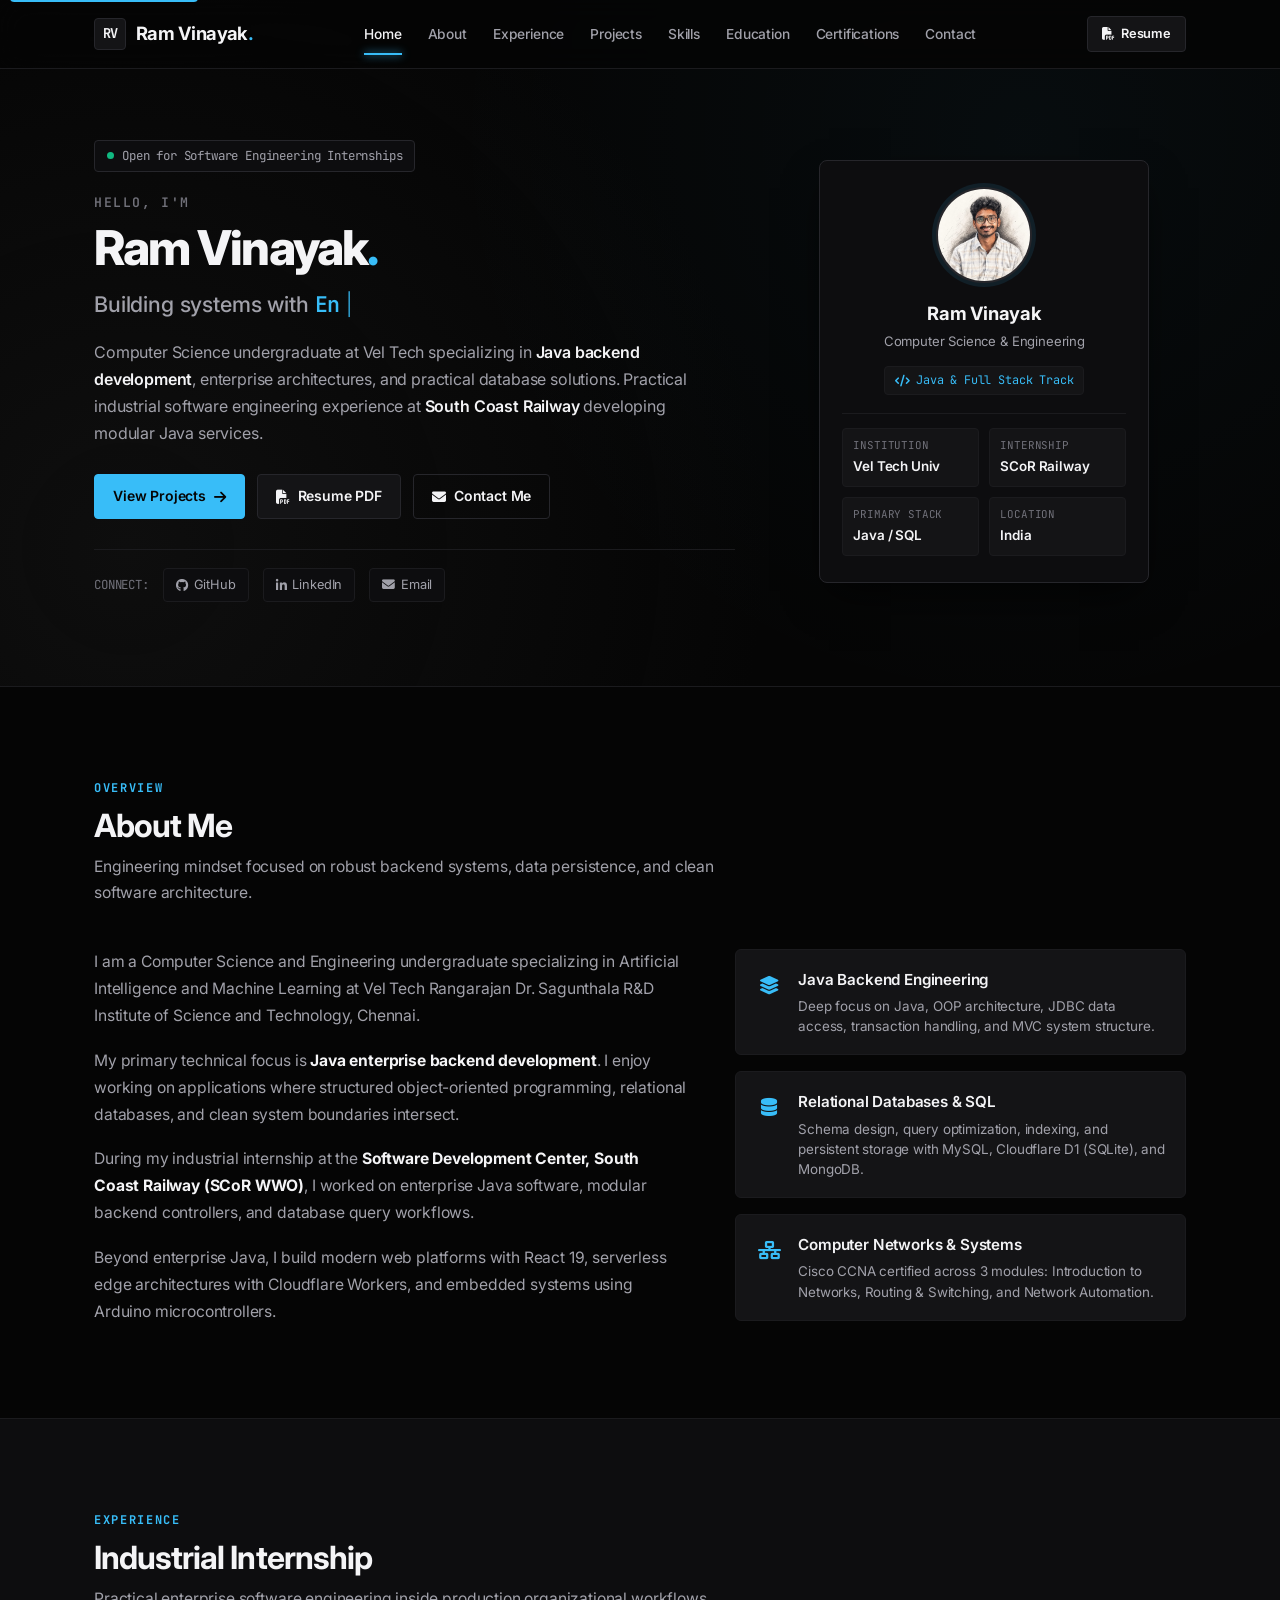
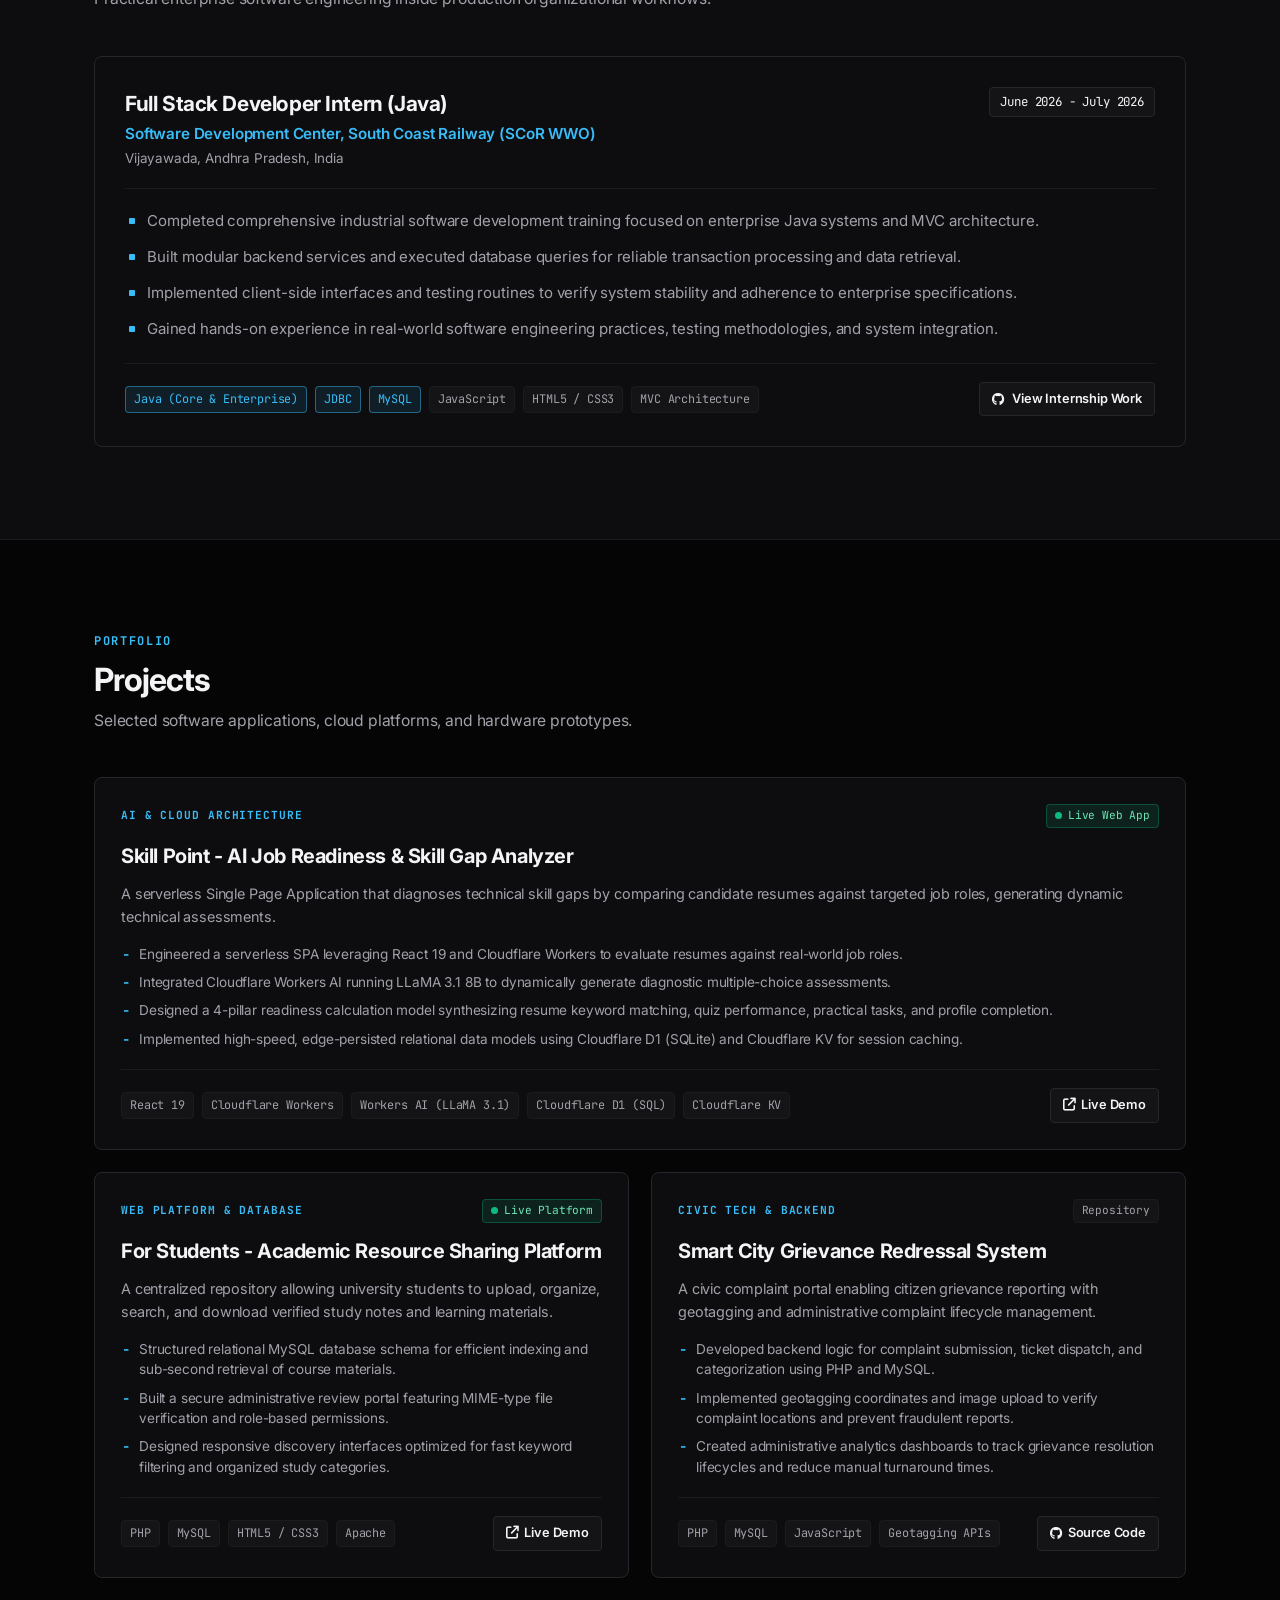
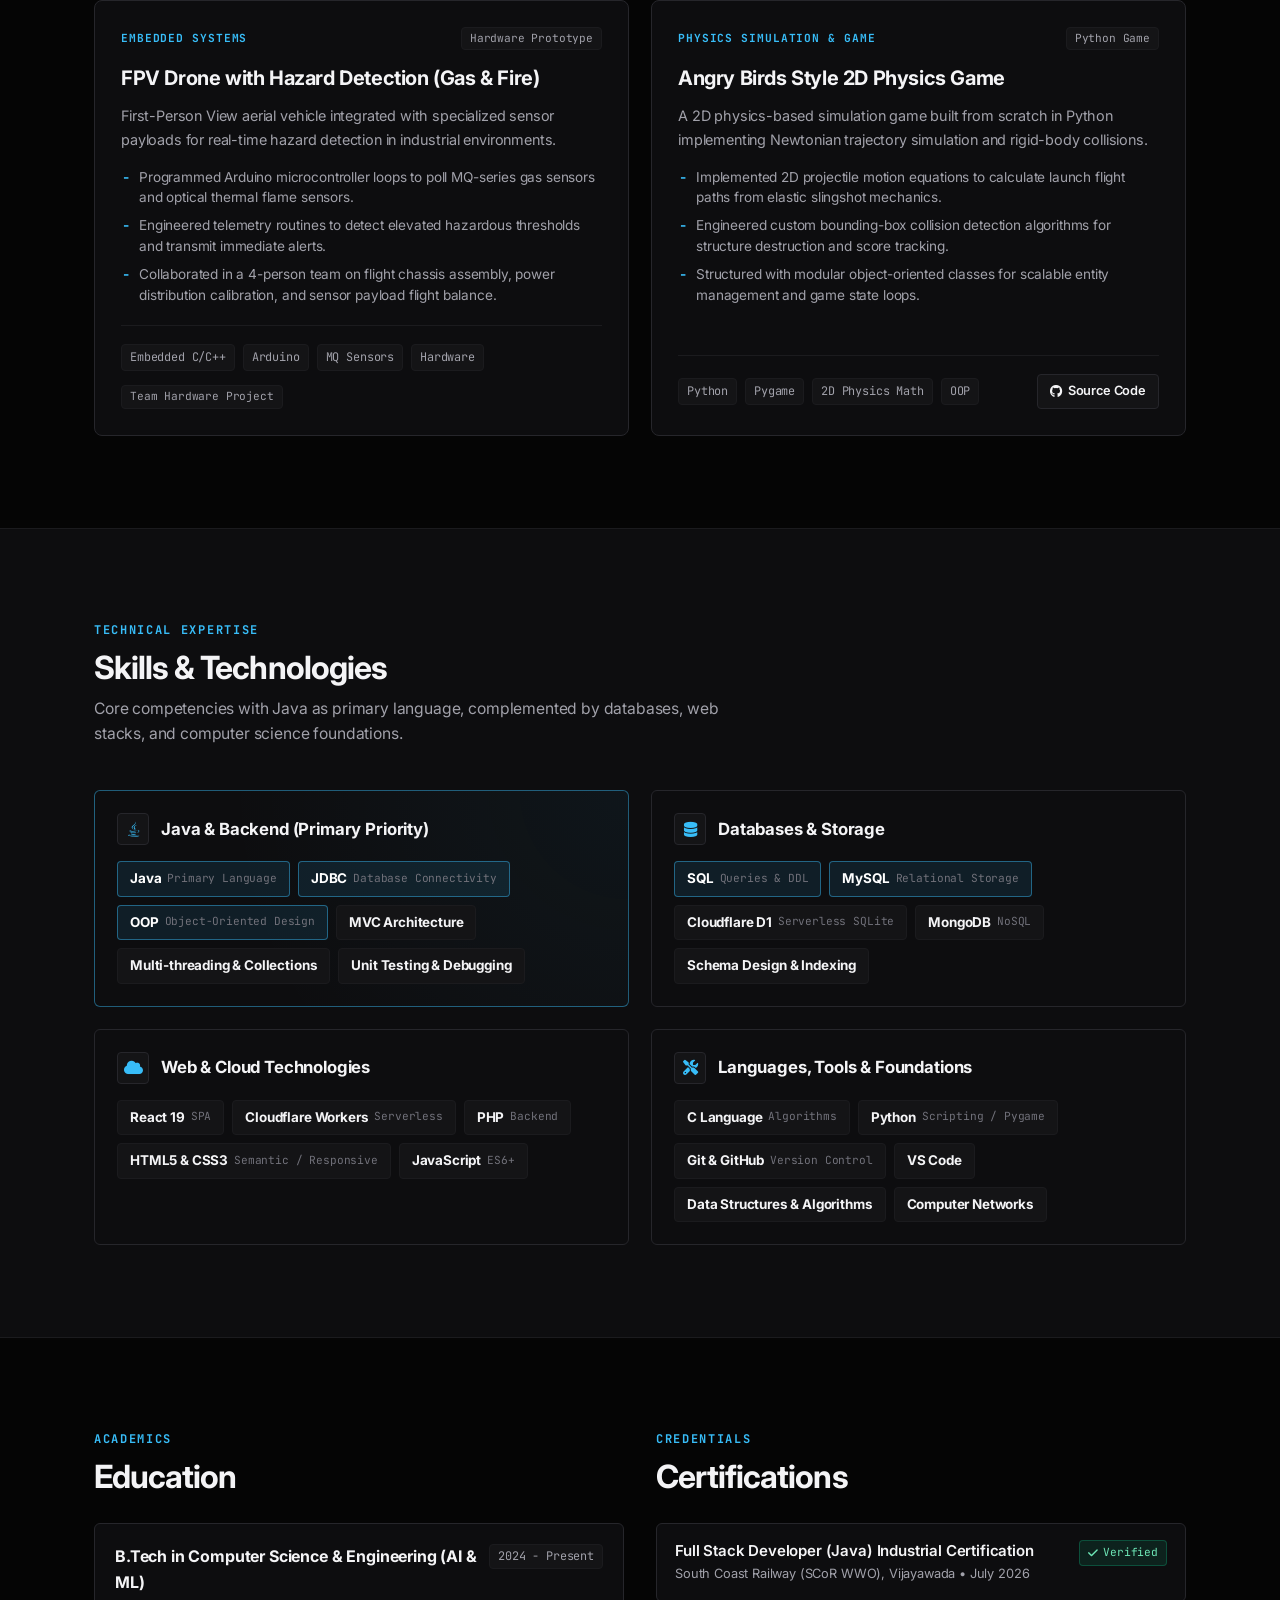
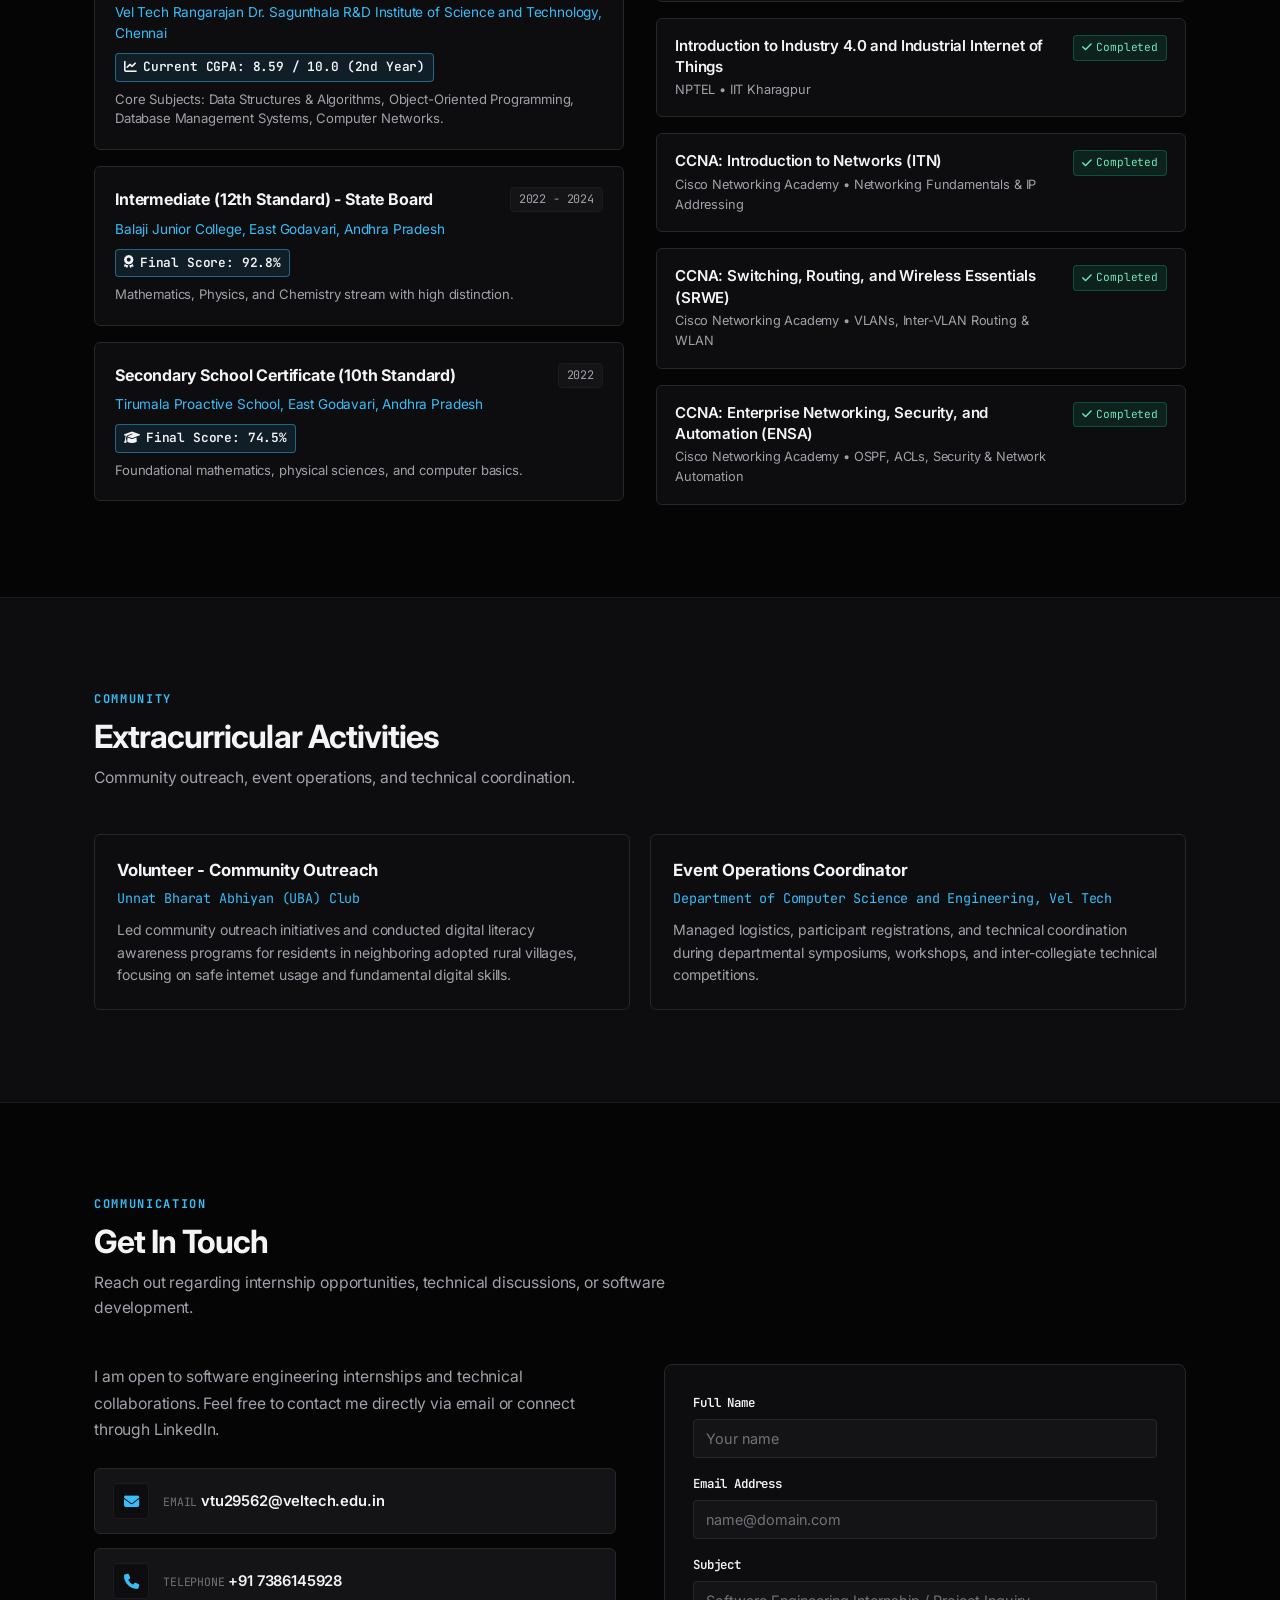
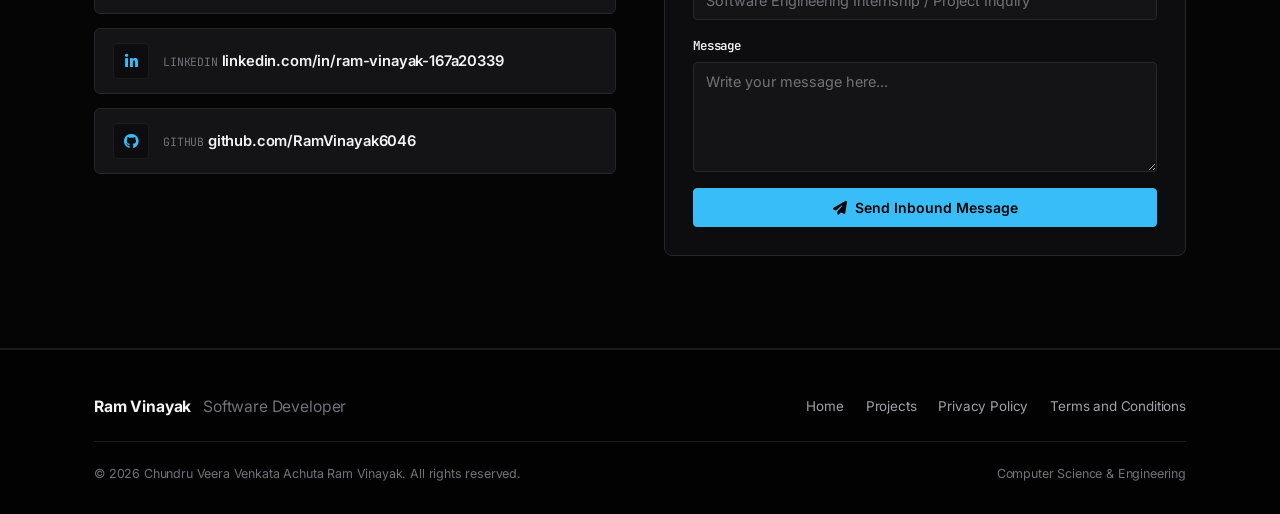
<file: index.html>
<!DOCTYPE html>
<html lang="en">
<head>
    <meta charset="UTF-8">
    <meta name="viewport" content="width=device-width, initial-scale=1.0">
    <title>Ram Vinayak - Java Developer &amp; CS Undergraduate</title>
    <meta name="description" content="Portfolio of Ram Vinayak (Chundru Veera Venkata Achuta Ram Vinayak). Computer Science undergraduate at Vel Tech specializing in Java backend development, databases, and full stack systems.">
    <meta name="author" content="Ram Vinayak">
    
    <!-- Favicon -->
    <link rel="icon" type="image/svg+xml" href="favicon.svg">
    
    <!-- Typography & Icons -->
    <link rel="preconnect" href="https://fonts.googleapis.com">
    <link rel="preconnect" href="https://fonts.gstatic.com" crossorigin>
    <link href="https://fonts.googleapis.com/css2?family=Inter:wght@400;500;600;700;800&family=JetBrains+Mono:wght@400;500;600&display=swap" rel="stylesheet">
    <link rel="stylesheet" href="https://cdnjs.cloudflare.com/ajax/libs/font-awesome/6.5.2/css/all.min.css">
    
    <!-- Stylesheet -->
    <link rel="stylesheet" href="style.css">
</head>
<body>
    <a href="#main-content" class="skip-link">Skip to main content</a>
    
    <!-- Scroll Reading Progress Bar -->
    <div class="progress-bar" id="progressBar" aria-hidden="true"></div>

    <!-- ================= NAVBAR ================= -->
    <header class="site-header" id="header">
        <div class="container nav-container">
            <a href="#home" class="brand-link" aria-label="Ram Vinayak Home">
                <span class="brand-badge">RV</span>
                <span>Ram Vinayak<span class="brand-dot">.</span></span>
            </a>

            <nav class="nav-menu" id="navMenu" aria-label="Main Navigation">
                <a href="#home" class="nav-link active">Home</a>
                <a href="#about" class="nav-link">About</a>
                <a href="#experience" class="nav-link">Experience</a>
                <a href="#projects" class="nav-link">Projects</a>
                <a href="#skills" class="nav-link">Skills</a>
                <a href="#education" class="nav-link">Education</a>
                <a href="#certifications" class="nav-link">Certifications</a>
                <a href="#contact" class="nav-link">Contact</a>
            </nav>

            <div style="display: flex; align-items: center; gap: 12px;">
                <a href="Ram_Vinayak_Resume.pdf" target="_blank" rel="noopener noreferrer" class="nav-cta">
                    <i class="fa-solid fa-file-pdf" aria-hidden="true"></i>
                    <span>Resume</span>
                </a>
                <button class="mobile-toggle" id="mobileToggle" aria-label="Toggle navigation menu" aria-expanded="false">
                    <i class="fa-solid fa-bars" aria-hidden="true"></i>
                </button>
            </div>
        </div>
    </header>

    <main id="main-content">
        <!-- ================= HERO ================= -->
        <section class="hero-section" id="home">
            <div class="container hero-grid">
                <div class="hero-content">
                    <div class="hero-status-pill">
                        <span class="status-dot" aria-hidden="true"></span>
                        <span>Open for Software Engineering Internships</span>
                    </div>

                    <p class="hero-eyebrow">HELLO, I'M</p>

                    <h1 class="hero-name">Ram Vinayak<span style="color: var(--accent);">.</span></h1>
                    
                    <div class="hero-typing-wrap">
                        <span>Building systems with</span>
                        <span class="typing-text" id="typing">Java</span>
                        <span class="typing-cursor" aria-hidden="true">|</span>
                    </div>

                    <p class="hero-description">
                        Computer Science undergraduate at Vel Tech specializing in <strong>Java backend development</strong>, enterprise architectures, and practical database solutions. Practical industrial software engineering experience at <strong>South Coast Railway</strong> developing modular Java services.
                    </p>

                    <div class="hero-actions">
                        <a href="#projects" class="btn btn-primary">
                            <span>View Projects</span>
                            <i class="fa-solid fa-arrow-right" aria-hidden="true"></i>
                        </a>
                        <a href="Ram_Vinayak_Resume.pdf" target="_blank" rel="noopener noreferrer" class="btn btn-secondary">
                            <i class="fa-solid fa-file-pdf" aria-hidden="true"></i>
                            <span>Resume PDF</span>
                        </a>
                        <a href="#contact" class="btn btn-outline">
                            <i class="fa-solid fa-envelope" aria-hidden="true"></i>
                            <span>Contact Me</span>
                        </a>
                    </div>

                    <div class="hero-profiles">
                        <span class="hero-profiles-label">CONNECT:</span>
                        <a href="https://github.com/RamVinayak6046" target="_blank" rel="noopener noreferrer" class="hero-social-btn">
                            <i class="fa-brands fa-github" aria-hidden="true"></i>
                            <span>GitHub</span>
                        </a>
                        <a href="https://www.linkedin.com/in/ram-vinayak-167a20339/" target="_blank" rel="noopener noreferrer" class="hero-social-btn">
                            <i class="fa-brands fa-linkedin-in" aria-hidden="true"></i>
                            <span>LinkedIn</span>
                        </a>
                        <a href="mailto:vtu29562@veltech.edu.in" class="hero-social-btn">
                            <i class="fa-solid fa-envelope" aria-hidden="true"></i>
                            <span>Email</span>
                        </a>
                    </div>
                </div>

                <!-- Compact, Refined Hero Profile Card -->
                <div class="hero-card-wrap">
                    <aside class="hero-card" aria-label="Profile Card">
                        <div class="profile-image-frame">
                            <img src="profile.jpg" alt="Ram Vinayak">
                        </div>
                        <h2 class="profile-name">Ram Vinayak</h2>
                        <p class="profile-tagline">Computer Science &amp; Engineering</p>
                        <div class="profile-badge-role">
                            <i class="fa-solid fa-code" aria-hidden="true"></i>
                            <span>Java &amp; Full Stack Track</span>
                        </div>
                        
                        <div class="profile-stats-grid">
                            <div class="profile-stat-box">
                                <span class="profile-stat-label">Institution</span>
                                <span class="profile-stat-val">Vel Tech Univ</span>
                            </div>
                            <div class="profile-stat-box">
                                <span class="profile-stat-label">Internship</span>
                                <span class="profile-stat-val">SCoR Railway</span>
                            </div>
                            <div class="profile-stat-box">
                                <span class="profile-stat-label">Primary Stack</span>
                                <span class="profile-stat-val">Java / SQL</span>
                            </div>
                            <div class="profile-stat-box">
                                <span class="profile-stat-label">Location</span>
                                <span class="profile-stat-val">India</span>
                            </div>
                        </div>
                    </aside>
                </div>
            </div>
        </section>

        <!-- ================= ABOUT ================= -->
        <section class="section" id="about">
            <div class="container reveal">
                <div class="section-heading">
                    <p class="section-label">OVERVIEW</p>
                    <h2 class="section-title">About Me</h2>
                    <p class="section-desc">Engineering mindset focused on robust backend systems, data persistence, and clean software architecture.</p>
                </div>

                <div class="about-grid">
                    <div class="about-text">
                        <p>
                            I am a Computer Science and Engineering undergraduate specializing in Artificial Intelligence and Machine Learning at Vel Tech Rangarajan Dr. Sagunthala R&amp;D Institute of Science and Technology, Chennai.
                        </p>
                        <p>
                            My primary technical focus is <strong>Java enterprise backend development</strong>. I enjoy working on applications where structured object-oriented programming, relational databases, and clean system boundaries intersect.
                        </p>
                        <p>
                            During my industrial internship at the <strong>Software Development Center, South Coast Railway (SCoR WWO)</strong>, I worked on enterprise Java software, modular backend controllers, and database query workflows.
                        </p>
                        <p>
                            Beyond enterprise Java, I build modern web platforms with React 19, serverless edge architectures with Cloudflare Workers, and embedded systems using Arduino microcontrollers.
                        </p>
                    </div>

                    <div class="about-cards-list">
                        <div class="about-feature-card">
                            <div class="about-feature-icon">
                                <i class="fa-solid fa-layer-group" aria-hidden="true"></i>
                            </div>
                            <div>
                                <h3 class="about-feature-title">Java Backend Engineering</h3>
                                <p class="about-feature-desc">Deep focus on Java, OOP architecture, JDBC data access, transaction handling, and MVC system structure.</p>
                            </div>
                        </div>

                        <div class="about-feature-card">
                            <div class="about-feature-icon">
                                <i class="fa-solid fa-database" aria-hidden="true"></i>
                            </div>
                            <div>
                                <h3 class="about-feature-title">Relational Databases &amp; SQL</h3>
                                <p class="about-feature-desc">Schema design, query optimization, indexing, and persistent storage with MySQL, Cloudflare D1 (SQLite), and MongoDB.</p>
                            </div>
                        </div>

                        <div class="about-feature-card">
                            <div class="about-feature-icon">
                                <i class="fa-solid fa-network-wired" aria-hidden="true"></i>
                            </div>
                            <div>
                                <h3 class="about-feature-title">Computer Networks &amp; Systems</h3>
                                <p class="about-feature-desc">Cisco CCNA certified across 3 modules: Introduction to Networks, Routing &amp; Switching, and Network Automation.</p>
                            </div>
                        </div>
                    </div>
                </div>
            </div>
        </section>

        <!-- ================= EXPERIENCE ================= -->
        <section class="section section-dark" id="experience">
            <div class="container reveal">
                <div class="section-heading">
                    <p class="section-label">EXPERIENCE</p>
                    <h2 class="section-title">Industrial Internship</h2>
                    <p class="section-desc">Practical enterprise software engineering inside production organizational workflows.</p>
                </div>

                <div class="experience-card">
                    <div class="experience-header">
                        <div>
                            <h3 class="experience-title">Full Stack Developer Intern (Java)</h3>
                            <p class="experience-org">Software Development Center, South Coast Railway (SCoR WWO)</p>
                            <p class="experience-loc">Vijayawada, Andhra Pradesh, India</p>
                        </div>
                        <div>
                            <span class="experience-date-tag">June 2026 - July 2026</span>
                        </div>
                    </div>

                    <ul class="experience-list">
                        <li>Completed comprehensive industrial software development training focused on enterprise Java systems and MVC architecture.</li>
                        <li>Built modular backend services and executed database queries for reliable transaction processing and data retrieval.</li>
                        <li>Implemented client-side interfaces and testing routines to verify system stability and adherence to enterprise specifications.</li>
                        <li>Gained hands-on experience in real-world software engineering practices, testing methodologies, and system integration.</li>
                    </ul>

                    <div class="experience-footer">
                        <div class="tech-tags-list">
                            <span class="tech-tag highlight">Java (Core &amp; Enterprise)</span>
                            <span class="tech-tag highlight">JDBC</span>
                            <span class="tech-tag highlight">MySQL</span>
                            <span class="tech-tag">JavaScript</span>
                            <span class="tech-tag">HTML5 / CSS3</span>
                            <span class="tech-tag">MVC Architecture</span>
                        </div>
                        <a href="https://github.com/RamVinayak6046/VEL-TECH-SUMMER-INTERNSHIP-" target="_blank" rel="noopener noreferrer" class="btn btn-secondary btn-sm">
                            <i class="fa-brands fa-github" aria-hidden="true"></i>
                            <span>View Internship Work</span>
                        </a>
                    </div>
                </div>
            </div>
        </section>

        <!-- ================= PROJECTS ================= -->
        <section class="section" id="projects">
            <div class="container reveal">
                <div class="section-heading">
                    <p class="section-label">PORTFOLIO</p>
                    <h2 class="section-title">Projects</h2>
                    <p class="section-desc">Selected software applications, cloud platforms, and hardware prototypes.</p>
                </div>

                <div class="projects-grid">
                    <!-- Project 1: Skill Point -->
                    <article class="project-card featured">
                        <div>
                            <div class="project-meta-row">
                                <span class="project-category-badge">AI &amp; CLOUD ARCHITECTURE</span>
                                <span class="project-tag-pill live">
                                    <span class="status-dot" aria-hidden="true"></span>
                                    <span>Live Web App</span>
                                </span>
                            </div>
                            <h3 class="project-title">Skill Point - AI Job Readiness &amp; Skill Gap Analyzer</h3>
                            <p class="project-description">
                                A serverless Single Page Application that diagnoses technical skill gaps by comparing candidate resumes against targeted job roles, generating dynamic technical assessments.
                            </p>
                            <ul class="project-bullets">
                                <li>Engineered a serverless SPA leveraging React 19 and Cloudflare Workers to evaluate resumes against real-world job roles.</li>
                                <li>Integrated Cloudflare Workers AI running LLaMA 3.1 8B to dynamically generate diagnostic multiple-choice assessments.</li>
                                <li>Designed a 4-pillar readiness calculation model synthesizing resume keyword matching, quiz performance, practical tasks, and profile completion.</li>
                                <li>Implemented high-speed, edge-persisted relational data models using Cloudflare D1 (SQLite) and Cloudflare KV for session caching.</li>
                            </ul>
                        </div>
                        <div class="project-footer">
                            <div class="tech-tags-list">
                                <span class="tech-tag">React 19</span>
                                <span class="tech-tag">Cloudflare Workers</span>
                                <span class="tech-tag">Workers AI (LLaMA 3.1)</span>
                                <span class="tech-tag">Cloudflare D1 (SQL)</span>
                                <span class="tech-tag">Cloudflare KV</span>
                            </div>
                            <a href="https://skill-point.pages.dev" target="_blank" rel="noopener noreferrer" class="project-link-btn">
                                <i class="fa-solid fa-arrow-up-right-from-square" aria-hidden="true"></i>
                                <span>Live Demo</span>
                            </a>
                        </div>
                    </article>

                    <!-- Project 2: For Students (Only place with ramvinayak.free.je) -->
                    <article class="project-card">
                        <div>
                            <div class="project-meta-row">
                                <span class="project-category-badge">WEB PLATFORM &amp; DATABASE</span>
                                <span class="project-tag-pill live">
                                    <span class="status-dot" aria-hidden="true"></span>
                                    <span>Live Platform</span>
                                </span>
                            </div>
                            <h3 class="project-title">For Students - Academic Resource Sharing Platform</h3>
                            <p class="project-description">
                                A centralized repository allowing university students to upload, organize, search, and download verified study notes and learning materials.
                            </p>
                            <ul class="project-bullets">
                                <li>Structured relational MySQL database schema for efficient indexing and sub-second retrieval of course materials.</li>
                                <li>Built a secure administrative review portal featuring MIME-type file verification and role-based permissions.</li>
                                <li>Designed responsive discovery interfaces optimized for fast keyword filtering and organized study categories.</li>
                            </ul>
                        </div>
                        <div class="project-footer">
                            <div class="tech-tags-list">
                                <span class="tech-tag">PHP</span>
                                <span class="tech-tag">MySQL</span>
                                <span class="tech-tag">HTML5 / CSS3</span>
                                <span class="tech-tag">Apache</span>
                            </div>
                            <a href="https://ramvinayak.free.je" target="_blank" rel="noopener noreferrer" class="project-link-btn">
                                <i class="fa-solid fa-arrow-up-right-from-square" aria-hidden="true"></i>
                                <span>Live Demo</span>
                            </a>
                        </div>
                    </article>

                    <!-- Project 3: Smart City Grievance Redressal -->
                    <article class="project-card">
                        <div>
                            <div class="project-meta-row">
                                <span class="project-category-badge">CIVIC TECH &amp; BACKEND</span>
                                <span class="project-tag-pill">
                                    <span>Repository</span>
                                </span>
                            </div>
                            <h3 class="project-title">Smart City Grievance Redressal System</h3>
                            <p class="project-description">
                                A civic complaint portal enabling citizen grievance reporting with geotagging and administrative complaint lifecycle management.
                            </p>
                            <ul class="project-bullets">
                                <li>Developed backend logic for complaint submission, ticket dispatch, and categorization using PHP and MySQL.</li>
                                <li>Implemented geotagging coordinates and image upload to verify complaint locations and prevent fraudulent reports.</li>
                                <li>Created administrative analytics dashboards to track grievance resolution lifecycles and reduce manual turnaround times.</li>
                            </ul>
                        </div>
                        <div class="project-footer">
                            <div class="tech-tags-list">
                                <span class="tech-tag">PHP</span>
                                <span class="tech-tag">MySQL</span>
                                <span class="tech-tag">JavaScript</span>
                                <span class="tech-tag">Geotagging APIs</span>
                            </div>
                            <a href="https://github.com/RamVinayak6046/smart-city-grievance-system" target="_blank" rel="noopener noreferrer" class="project-link-btn">
                                <i class="fa-brands fa-github" aria-hidden="true"></i>
                                <span>Source Code</span>
                            </a>
                        </div>
                    </article>

                    <!-- Project 4: FPV Drone -->
                    <article class="project-card">
                        <div>
                            <div class="project-meta-row">
                                <span class="project-category-badge">EMBEDDED SYSTEMS</span>
                                <span class="project-tag-pill">
                                    <span>Hardware Prototype</span>
                                </span>
                            </div>
                            <h3 class="project-title">FPV Drone with Hazard Detection (Gas &amp; Fire)</h3>
                            <p class="project-description">
                                First-Person View aerial vehicle integrated with specialized sensor payloads for real-time hazard detection in industrial environments.
                            </p>
                            <ul class="project-bullets">
                                <li>Programmed Arduino microcontroller loops to poll MQ-series gas sensors and optical thermal flame sensors.</li>
                                <li>Engineered telemetry routines to detect elevated hazardous thresholds and transmit immediate alerts.</li>
                                <li>Collaborated in a 4-person team on flight chassis assembly, power distribution calibration, and sensor payload flight balance.</li>
                            </ul>
                        </div>
                        <div class="project-footer">
                            <div class="tech-tags-list">
                                <span class="tech-tag">Embedded C/C++</span>
                                <span class="tech-tag">Arduino</span>
                                <span class="tech-tag">MQ Sensors</span>
                                <span class="tech-tag">Hardware</span>
                            </div>
                            <span class="project-tag-pill">Team Hardware Project</span>
                        </div>
                    </article>

                    <!-- Project 5: Angry Birds 2D Physics Game -->
                    <article class="project-card">
                        <div>
                            <div class="project-meta-row">
                                <span class="project-category-badge">PHYSICS SIMULATION &amp; GAME</span>
                                <span class="project-tag-pill">
                                    <span>Python Game</span>
                                </span>
                            </div>
                            <h3 class="project-title">Angry Birds Style 2D Physics Game</h3>
                            <p class="project-description">
                                A 2D physics-based simulation game built from scratch in Python implementing Newtonian trajectory simulation and rigid-body collisions.
                            </p>
                            <ul class="project-bullets">
                                <li>Implemented 2D projectile motion equations to calculate launch flight paths from elastic slingshot mechanics.</li>
                                <li>Engineered custom bounding-box collision detection algorithms for structure destruction and score tracking.</li>
                                <li>Structured with modular object-oriented classes for scalable entity management and game state loops.</li>
                            </ul>
                        </div>
                        <div class="project-footer">
                            <div class="tech-tags-list">
                                <span class="tech-tag">Python</span>
                                <span class="tech-tag">Pygame</span>
                                <span class="tech-tag">2D Physics Math</span>
                                <span class="tech-tag">OOP</span>
                            </div>
                            <a href="https://github.com/RamVinayak6046/Angry-Birds-Python-Game" target="_blank" rel="noopener noreferrer" class="project-link-btn">
                                <i class="fa-brands fa-github" aria-hidden="true"></i>
                                <span>Source Code</span>
                            </a>
                        </div>
                    </article>
                </div>
            </div>
        </section>

        <!-- ================= TECHNICAL SKILLS (Java #1 Priority) ================= -->
        <section class="section section-dark" id="skills">
            <div class="container reveal">
                <div class="section-heading">
                    <p class="section-label">TECHNICAL EXPERTISE</p>
                    <h2 class="section-title">Skills &amp; Technologies</h2>
                    <p class="section-desc">Core competencies with Java as primary language, complemented by databases, web stacks, and computer science foundations.</p>
                </div>

                <div class="skills-grid">
                    <!-- 1. Java & Backend Engineering (PRIMARY) -->
                    <div class="skill-card primary-focus">
                        <div class="skill-card-head">
                            <div class="skill-card-icon">
                                <i class="fa-brands fa-java" aria-hidden="true"></i>
                            </div>
                            <h3 class="skill-card-title">Java &amp; Backend (Primary Priority)</h3>
                        </div>
                        <div class="skill-chips-wrap">
                            <div class="skill-chip primary"><strong>Java</strong> <span class="note">Primary Language</span></div>
                            <div class="skill-chip primary"><strong>JDBC</strong> <span class="note">Database Connectivity</span></div>
                            <div class="skill-chip primary"><strong>OOP</strong> <span class="note">Object-Oriented Design</span></div>
                            <div class="skill-chip"><strong>MVC Architecture</strong></div>
                            <div class="skill-chip"><strong>Multi-threading &amp; Collections</strong></div>
                            <div class="skill-chip"><strong>Unit Testing &amp; Debugging</strong></div>
                        </div>
                    </div>

                    <!-- 2. Database Systems -->
                    <div class="skill-card">
                        <div class="skill-card-head">
                            <div class="skill-card-icon">
                                <i class="fa-solid fa-database" aria-hidden="true"></i>
                            </div>
                            <h3 class="skill-card-title">Databases &amp; Storage</h3>
                        </div>
                        <div class="skill-chips-wrap">
                            <div class="skill-chip primary"><strong>SQL</strong> <span class="note">Queries &amp; DDL</span></div>
                            <div class="skill-chip primary"><strong>MySQL</strong> <span class="note">Relational Storage</span></div>
                            <div class="skill-chip"><strong>Cloudflare D1</strong> <span class="note">Serverless SQLite</span></div>
                            <div class="skill-chip"><strong>MongoDB</strong> <span class="note">NoSQL</span></div>
                            <div class="skill-chip"><strong>Schema Design &amp; Indexing</strong></div>
                        </div>
                    </div>

                    <!-- 3. Web & Cloud Technologies -->
                    <div class="skill-card">
                        <div class="skill-card-head">
                            <div class="skill-card-icon">
                                <i class="fa-solid fa-cloud" aria-hidden="true"></i>
                            </div>
                            <h3 class="skill-card-title">Web &amp; Cloud Technologies</h3>
                        </div>
                        <div class="skill-chips-wrap">
                            <div class="skill-chip"><strong>React 19</strong> <span class="note">SPA</span></div>
                            <div class="skill-chip"><strong>Cloudflare Workers</strong> <span class="note">Serverless</span></div>
                            <div class="skill-chip"><strong>PHP</strong> <span class="note">Backend</span></div>
                            <div class="skill-chip"><strong>HTML5 &amp; CSS3</strong> <span class="note">Semantic / Responsive</span></div>
                            <div class="skill-chip"><strong>JavaScript</strong> <span class="note">ES6+</span></div>
                        </div>
                    </div>

                    <!-- 4. Languages, Tools & Fundamentals -->
                    <div class="skill-card">
                        <div class="skill-card-head">
                            <div class="skill-card-icon">
                                <i class="fa-solid fa-screwdriver-wrench" aria-hidden="true"></i>
                            </div>
                            <h3 class="skill-card-title">Languages, Tools &amp; Foundations</h3>
                        </div>
                        <div class="skill-chips-wrap">
                            <div class="skill-chip"><strong>C Language</strong> <span class="note">Algorithms</span></div>
                            <div class="skill-chip"><strong>Python</strong> <span class="note">Scripting / Pygame</span></div>
                            <div class="skill-chip"><strong>Git &amp; GitHub</strong> <span class="note">Version Control</span></div>
                            <div class="skill-chip"><strong>VS Code</strong></div>
                            <div class="skill-chip"><strong>Data Structures &amp; Algorithms</strong></div>
                            <div class="skill-chip"><strong>Computer Networks</strong></div>
                        </div>
                    </div>
                </div>
            </div>
        </section>

        <!-- ================= EDUCATION & CERTIFICATIONS ================= -->
        <!-- CGPA and 12th metrics are displayed STRICTLY in this section per user specification -->
        <section class="section" id="education">
            <div class="container reveal">
                <div class="edu-cert-container">
                    <!-- Education Column -->
                    <div>
                        <div class="section-heading" style="margin-bottom: 26px;">
                            <p class="section-label">ACADEMICS</p>
                            <h2 class="section-title">Education</h2>
                        </div>

                        <div class="timeline-items">
                            <!-- B.Tech -->
                            <div class="timeline-card">
                                <div class="timeline-top-row">
                                    <h3 class="timeline-degree">B.Tech in Computer Science &amp; Engineering (AI &amp; ML)</h3>
                                    <span class="timeline-period">2024 - Present</span>
                                </div>
                                <p class="timeline-school">Vel Tech Rangarajan Dr. Sagunthala R&amp;D Institute of Science and Technology, Chennai</p>
                                <div class="timeline-metric-badge">
                                    <i class="fa-solid fa-chart-line" aria-hidden="true"></i>
                                    <span>Current CGPA: 8.59 / 10.0 (2nd Year)</span>
                                </div>
                                <p class="timeline-notes">Core Subjects: Data Structures &amp; Algorithms, Object-Oriented Programming, Database Management Systems, Computer Networks.</p>
                            </div>

                            <!-- Intermediate -->
                            <div class="timeline-card">
                                <div class="timeline-top-row">
                                    <h3 class="timeline-degree">Intermediate (12th Standard) - State Board</h3>
                                    <span class="timeline-period">2022 - 2024</span>
                                </div>
                                <p class="timeline-school">Balaji Junior College, East Godavari, Andhra Pradesh</p>
                                <div class="timeline-metric-badge">
                                    <i class="fa-solid fa-award" aria-hidden="true"></i>
                                    <span>Final Score: 92.8%</span>
                                </div>
                                <p class="timeline-notes">Mathematics, Physics, and Chemistry stream with high distinction.</p>
                            </div>

                            <!-- 10th Standard -->
                            <div class="timeline-card">
                                <div class="timeline-top-row">
                                    <h3 class="timeline-degree">Secondary School Certificate (10th Standard)</h3>
                                    <span class="timeline-period">2022</span>
                                </div>
                                <p class="timeline-school">Tirumala Proactive School, East Godavari, Andhra Pradesh</p>
                                <div class="timeline-metric-badge">
                                    <i class="fa-solid fa-graduation-cap" aria-hidden="true"></i>
                                    <span>Final Score: 74.5%</span>
                                </div>
                                <p class="timeline-notes">Foundational mathematics, physical sciences, and computer basics.</p>
                            </div>
                        </div>
                    </div>

                    <!-- Certifications Column -->
                    <div id="certifications">
                        <div class="section-heading" style="margin-bottom: 26px;">
                            <p class="section-label">CREDENTIALS</p>
                            <h2 class="section-title">Certifications</h2>
                        </div>

                        <div class="timeline-items">
                            <!-- SCoR Cert -->
                            <div class="cert-entry">
                                <div class="cert-entry-content">
                                    <h4>Full Stack Developer (Java) Industrial Certification</h4>
                                    <p>South Coast Railway (SCoR WWO), Vijayawada &bull; July 2026</p>
                                </div>
                                <span class="cert-status-badge">
                                    <i class="fa-solid fa-check" aria-hidden="true"></i> Verified
                                </span>
                            </div>

                            <!-- NPTEL -->
                            <div class="cert-entry">
                                <div class="cert-entry-content">
                                    <h4>Introduction to Industry 4.0 and Industrial Internet of Things</h4>
                                    <p>NPTEL &bull; IIT Kharagpur</p>
                                </div>
                                <span class="cert-status-badge">
                                    <i class="fa-solid fa-check" aria-hidden="true"></i> Completed
                                </span>
                            </div>

                            <!-- CCNA 1 -->
                            <div class="cert-entry">
                                <div class="cert-entry-content">
                                    <h4>CCNA: Introduction to Networks (ITN)</h4>
                                    <p>Cisco Networking Academy &bull; Networking Fundamentals &amp; IP Addressing</p>
                                </div>
                                <span class="cert-status-badge">
                                    <i class="fa-solid fa-check" aria-hidden="true"></i> Completed
                                </span>
                            </div>

                            <!-- CCNA 2 -->
                            <div class="cert-entry">
                                <div class="cert-entry-content">
                                    <h4>CCNA: Switching, Routing, and Wireless Essentials (SRWE)</h4>
                                    <p>Cisco Networking Academy &bull; VLANs, Inter-VLAN Routing &amp; WLAN</p>
                                </div>
                                <span class="cert-status-badge">
                                    <i class="fa-solid fa-check" aria-hidden="true"></i> Completed
                                </span>
                            </div>

                            <!-- CCNA 3 -->
                            <div class="cert-entry">
                                <div class="cert-entry-content">
                                    <h4>CCNA: Enterprise Networking, Security, and Automation (ENSA)</h4>
                                    <p>Cisco Networking Academy &bull; OSPF, ACLs, Security &amp; Network Automation</p>
                                </div>
                                <span class="cert-status-badge">
                                    <i class="fa-solid fa-check" aria-hidden="true"></i> Completed
                                </span>
                            </div>
                        </div>
                    </div>
                </div>
            </div>
        </section>

        <!-- ================= LEADERSHIP & ACTIVITIES ================= -->
        <section class="section section-dark" id="activities">
            <div class="container reveal">
                <div class="section-heading">
                    <p class="section-label">COMMUNITY</p>
                    <h2 class="section-title">Extracurricular Activities</h2>
                    <p class="section-desc">Community outreach, event operations, and technical coordination.</p>
                </div>

                <div class="activities-container">
                    <div class="activity-box">
                        <h3 class="activity-heading">Volunteer - Community Outreach</h3>
                        <p class="activity-club">Unnat Bharat Abhiyan (UBA) Club</p>
                        <p class="activity-text">
                            Led community outreach initiatives and conducted digital literacy awareness programs for residents in neighboring adopted rural villages, focusing on safe internet usage and fundamental digital skills.
                        </p>
                    </div>

                    <div class="activity-box">
                        <h3 class="activity-heading">Event Operations Coordinator</h3>
                        <p class="activity-club">Department of Computer Science and Engineering, Vel Tech</p>
                        <p class="activity-text">
                            Managed logistics, participant registrations, and technical coordination during departmental symposiums, workshops, and inter-collegiate technical competitions.
                        </p>
                    </div>
                </div>
            </div>
        </section>

        <!-- ================= CONTACT ================= -->
        <section class="section" id="contact">
            <div class="container reveal">
                <div class="section-heading">
                    <p class="section-label">COMMUNICATION</p>
                    <h2 class="section-title">Get In Touch</h2>
                    <p class="section-desc">Reach out regarding internship opportunities, technical discussions, or software development.</p>
                </div>

                <div class="contact-container">
                    <div>
                        <p style="font-size: 0.98rem; color: var(--text-secondary); line-height: 1.7;">
                            I am open to software engineering internships and technical collaborations. Feel free to contact me directly via email or connect through LinkedIn.
                        </p>

                        <div class="contact-channels">
                            <a href="mailto:vtu29562@veltech.edu.in" class="channel-card">
                                <div class="channel-icon">
                                    <i class="fa-solid fa-envelope" aria-hidden="true"></i>
                                </div>
                                <div>
                                    <span class="channel-meta-label">Email</span>
                                    <span class="channel-meta-val">vtu29562@veltech.edu.in</span>
                                </div>
                            </a>

                            <div class="channel-card">
                                <div class="channel-icon">
                                    <i class="fa-solid fa-phone" aria-hidden="true"></i>
                                </div>
                                <div>
                                    <span class="channel-meta-label">Telephone</span>
                                    <span class="channel-meta-val">+91 7386145928</span>
                                </div>
                            </div>

                            <a href="https://www.linkedin.com/in/ram-vinayak-167a20339/" target="_blank" rel="noopener noreferrer" class="channel-card">
                                <div class="channel-icon">
                                    <i class="fa-brands fa-linkedin-in" aria-hidden="true"></i>
                                </div>
                                <div>
                                    <span class="channel-meta-label">LinkedIn</span>
                                    <span class="channel-meta-val">linkedin.com/in/ram-vinayak-167a20339</span>
                                </div>
                            </a>

                            <a href="https://github.com/RamVinayak6046" target="_blank" rel="noopener noreferrer" class="channel-card">
                                <div class="channel-icon">
                                    <i class="fa-brands fa-github" aria-hidden="true"></i>
                                </div>
                                <div>
                                    <span class="channel-meta-label">GitHub</span>
                                    <span class="channel-meta-val">github.com/RamVinayak6046</span>
                                </div>
                            </a>
                        </div>
                    </div>

                    <!-- Direct Message Form -->
                    <div class="contact-card-box">
                        <form class="contact-form" id="contactForm" novalidate>
                            <div class="form-field">
                                <label for="senderName" class="form-label">Full Name</label>
                                <input type="text" id="senderName" class="form-input" placeholder="Your name" required>
                            </div>

                            <div class="form-field">
                                <label for="senderEmail" class="form-label">Email Address</label>
                                <input type="email" id="senderEmail" class="form-input" placeholder="name@domain.com" required>
                            </div>

                            <div class="form-field">
                                <label for="msgSubject" class="form-label">Subject</label>
                                <input type="text" id="msgSubject" class="form-input" placeholder="Software Engineering Internship / Project Inquiry" required>
                            </div>

                            <div class="form-field">
                                <label for="msgBody" class="form-label">Message</label>
                                <textarea id="msgBody" class="form-input" placeholder="Write your message here..." required></textarea>
                            </div>

                            <button type="submit" class="btn btn-primary" style="width: 100%;">
                                <i class="fa-solid fa-paper-plane" aria-hidden="true"></i>
                                <span>Send Inbound Message</span>
                            </button>

                            <p id="formStatus" class="form-status" style="display: none;"></p>
                        </form>
                    </div>
                </div>
            </div>
        </section>
    </main>

    <!-- ================= FOOTER ================= -->
    <footer class="site-footer">
        <div class="container">
            <div class="footer-inner-top">
                <div class="footer-title">
                    <span>Ram Vinayak</span>
                    <span style="color: var(--text-muted); font-weight: normal; margin-left: 8px;">Software Developer</span>
                </div>
                <div class="footer-nav-links">
                    <a href="#home">Home</a>
                    <a href="#projects">Projects</a>
                    <a href="privacy.html">Privacy Policy</a>
                    <a href="terms.html">Terms and Conditions</a>
                </div>
            </div>
            <div class="footer-inner-bottom">
                <p>&copy; 2026 Chundru Veera Venkata Achuta Ram Vinayak. All rights reserved.</p>
                <p>Computer Science &amp; Engineering</p>
            </div>
        </div>
    </footer>

    <!-- Back to top button -->
    <button class="back-to-top" id="backToTop" aria-label="Back to top of page">
        <i class="fa-solid fa-arrow-up" aria-hidden="true"></i>
    </button>

    <script src="script.js"></script>
</body>
</html>
</file>
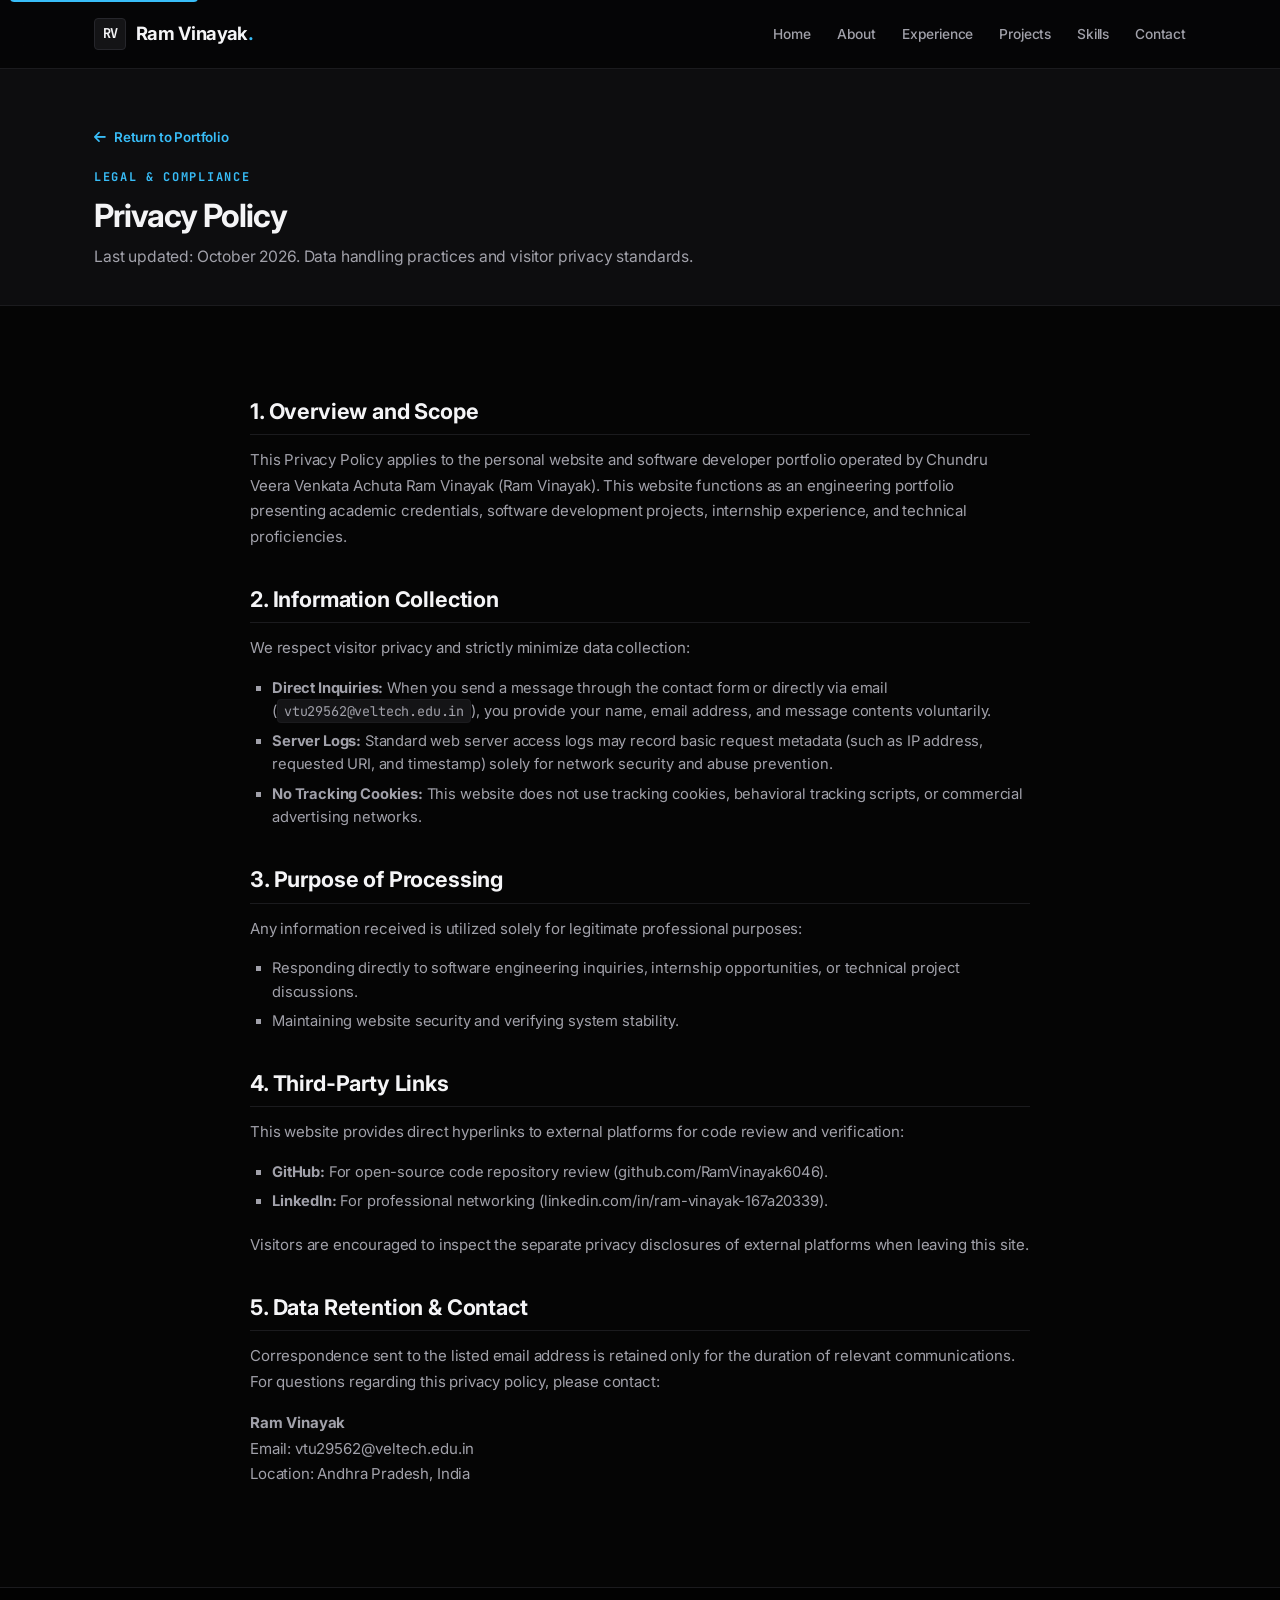
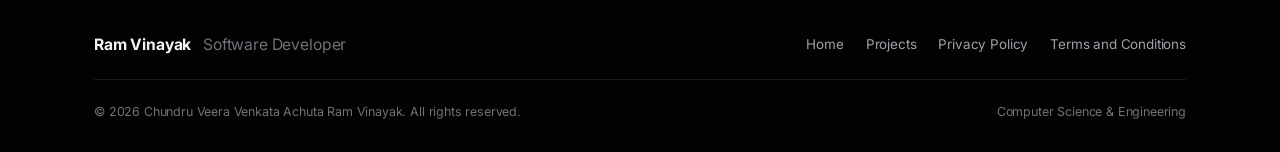
<file: privacy.html>
<!DOCTYPE html>
<html lang="en">
<head>
    <meta charset="UTF-8">
    <meta name="viewport" content="width=device-width, initial-scale=1.0">
    <title>Privacy Policy - Ram Vinayak</title>
    <meta name="description" content="Privacy Policy for the personal portfolio of Ram Vinayak.">
    <link rel="icon" type="image/svg+xml" href="favicon.svg">
    <link rel="preconnect" href="https://fonts.googleapis.com">
    <link rel="preconnect" href="https://fonts.gstatic.com" crossorigin>
    <link href="https://fonts.googleapis.com/css2?family=Inter:wght@400;500;600;700;800&family=JetBrains+Mono:wght@400;600&display=swap" rel="stylesheet">
    <link rel="stylesheet" href="https://cdnjs.cloudflare.com/ajax/libs/font-awesome/6.5.2/css/all.min.css">
    <link rel="stylesheet" href="style.css">
</head>
<body>
    <a href="#main-content" class="skip-link">Skip to main content</a>
    <div class="progress-bar" id="progressBar" aria-hidden="true"></div>

    <!-- Header -->
    <header class="site-header" id="header">
        <div class="container nav-container">
            <a href="index.html" class="brand-link" aria-label="Ram Vinayak Home">
                <span class="brand-badge">RV</span>
                <span>Ram Vinayak<span class="brand-dot">.</span></span>
            </a>

            <nav class="nav-menu" id="navMenu" aria-label="Main Navigation">
                <a href="index.html#home" class="nav-link">Home</a>
                <a href="index.html#about" class="nav-link">About</a>
                <a href="index.html#experience" class="nav-link">Experience</a>
                <a href="index.html#projects" class="nav-link">Projects</a>
                <a href="index.html#skills" class="nav-link">Skills</a>
                <a href="index.html#contact" class="nav-link">Contact</a>
            </nav>

            <button class="mobile-toggle" id="mobileToggle" aria-label="Toggle navigation menu" aria-expanded="false">
                <i class="fa-solid fa-bars" aria-hidden="true"></i>
            </button>
        </div>
    </header>

    <main id="main-content">
        <section class="legal-header-block">
            <div class="container">
                <a href="index.html" class="back-btn-link">
                    <i class="fa-solid fa-arrow-left" aria-hidden="true"></i>
                    <span>Return to Portfolio</span>
                </a>
                <p class="section-label">LEGAL &amp; COMPLIANCE</p>
                <h1 class="section-title">Privacy Policy</h1>
                <p class="section-desc">Last updated: October 2026. Data handling practices and visitor privacy standards.</p>
            </div>
        </section>

        <section class="legal-body-wrap">
            <div class="container">
                <article class="legal-article">
                    <h2>1. Overview and Scope</h2>
                    <p>
                        This Privacy Policy applies to the personal website and software developer portfolio operated by Chundru Veera Venkata Achuta Ram Vinayak (Ram Vinayak). This website functions as an engineering portfolio presenting academic credentials, software development projects, internship experience, and technical proficiencies.
                    </p>

                    <h2>2. Information Collection</h2>
                    <p>
                        We respect visitor privacy and strictly minimize data collection:
                    </p>
                    <ul>
                        <li><strong>Direct Inquiries:</strong> When you send a message through the contact form or directly via email (<code>vtu29562@veltech.edu.in</code>), you provide your name, email address, and message contents voluntarily.</li>
                        <li><strong>Server Logs:</strong> Standard web server access logs may record basic request metadata (such as IP address, requested URI, and timestamp) solely for network security and abuse prevention.</li>
                        <li><strong>No Tracking Cookies:</strong> This website does not use tracking cookies, behavioral tracking scripts, or commercial advertising networks.</li>
                    </ul>

                    <h2>3. Purpose of Processing</h2>
                    <p>
                        Any information received is utilized solely for legitimate professional purposes:
                    </p>
                    <ul>
                        <li>Responding directly to software engineering inquiries, internship opportunities, or technical project discussions.</li>
                        <li>Maintaining website security and verifying system stability.</li>
                    </ul>

                    <h2>4. Third-Party Links</h2>
                    <p>
                        This website provides direct hyperlinks to external platforms for code review and verification:
                    </p>
                    <ul>
                        <li><strong>GitHub:</strong> For open-source code repository review (<a href="https://github.com/RamVinayak6046" target="_blank" rel="noopener noreferrer">github.com/RamVinayak6046</a>).</li>
                        <li><strong>LinkedIn:</strong> For professional networking (<a href="https://www.linkedin.com/in/ram-vinayak-167a20339/" target="_blank" rel="noopener noreferrer">linkedin.com/in/ram-vinayak-167a20339</a>).</li>
                    </ul>
                    <p>
                        Visitors are encouraged to inspect the separate privacy disclosures of external platforms when leaving this site.
                    </p>

                    <h2>5. Data Retention &amp; Contact</h2>
                    <p>
                        Correspondence sent to the listed email address is retained only for the duration of relevant communications. For questions regarding this privacy policy, please contact:
                    </p>
                    <p>
                        <strong>Ram Vinayak</strong><br>
                        Email: <a href="mailto:vtu29562@veltech.edu.in">vtu29562@veltech.edu.in</a><br>
                        Location: Andhra Pradesh, India
                    </p>
                </article>
            </div>
        </section>
    </main>

    <!-- Footer -->
    <footer class="site-footer">
        <div class="container">
            <div class="footer-inner-top">
                <div class="footer-title">
                    <span>Ram Vinayak</span>
                    <span style="color: var(--text-muted); font-weight: normal; margin-left: 8px;">Software Developer</span>
                </div>
                <div class="footer-nav-links">
                    <a href="index.html#home">Home</a>
                    <a href="index.html#projects">Projects</a>
                    <a href="privacy.html">Privacy Policy</a>
                    <a href="terms.html">Terms and Conditions</a>
                </div>
            </div>
            <div class="footer-inner-bottom">
                <p>&copy; 2026 Chundru Veera Venkata Achuta Ram Vinayak. All rights reserved.</p>
                <p>Computer Science &amp; Engineering</p>
            </div>
        </div>
    </footer>

    <script src="script.js"></script>
</body>
</html>
</file>
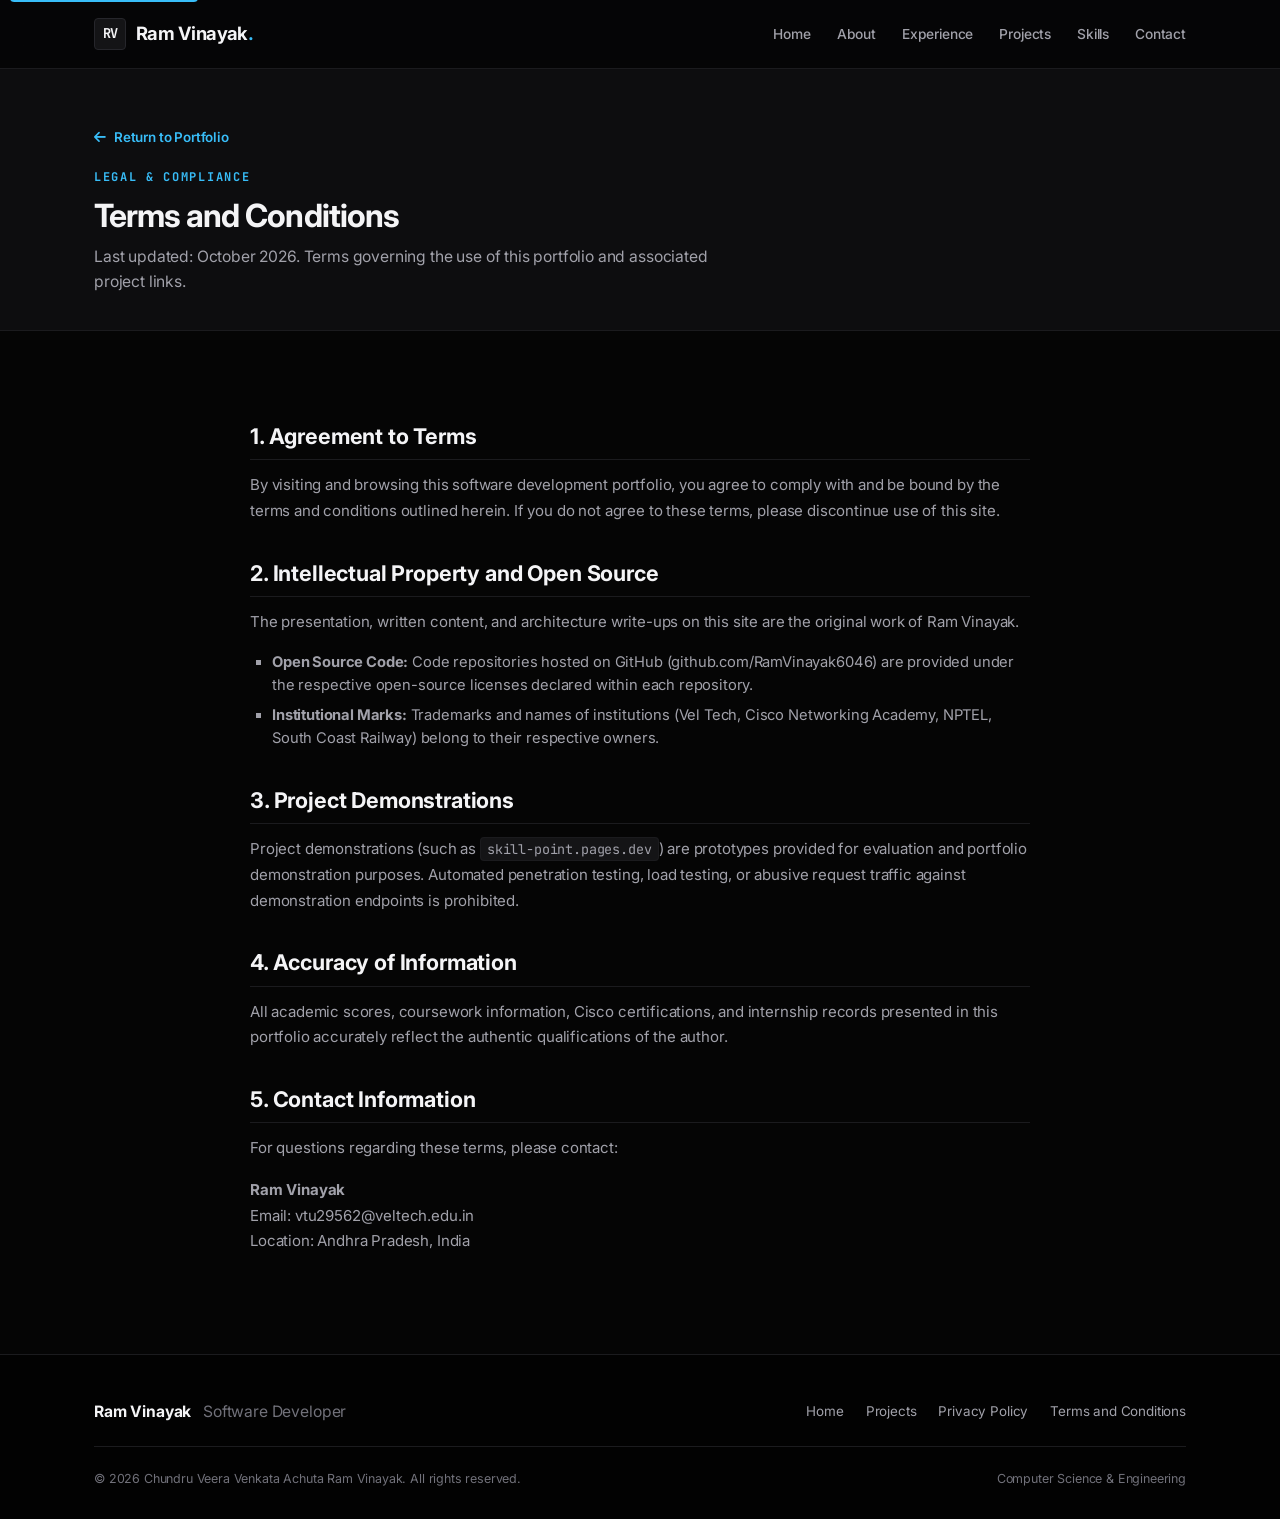
<file: terms.html>
<!DOCTYPE html>
<html lang="en">
<head>
    <meta charset="UTF-8">
    <meta name="viewport" content="width=device-width, initial-scale=1.0">
    <title>Terms and Conditions - Ram Vinayak</title>
    <meta name="description" content="Terms and Conditions for accessing the personal software developer portfolio of Ram Vinayak.">
    <link rel="icon" type="image/svg+xml" href="favicon.svg">
    <link rel="preconnect" href="https://fonts.googleapis.com">
    <link rel="preconnect" href="https://fonts.gstatic.com" crossorigin>
    <link href="https://fonts.googleapis.com/css2?family=Inter:wght@400;500;600;700;800&family=JetBrains+Mono:wght@400;600&display=swap" rel="stylesheet">
    <link rel="stylesheet" href="https://cdnjs.cloudflare.com/ajax/libs/font-awesome/6.5.2/css/all.min.css">
    <link rel="stylesheet" href="style.css">
</head>
<body>
    <a href="#main-content" class="skip-link">Skip to main content</a>
    <div class="progress-bar" id="progressBar" aria-hidden="true"></div>

    <!-- Header -->
    <header class="site-header" id="header">
        <div class="container nav-container">
            <a href="index.html" class="brand-link" aria-label="Ram Vinayak Home">
                <span class="brand-badge">RV</span>
                <span>Ram Vinayak<span class="brand-dot">.</span></span>
            </a>

            <nav class="nav-menu" id="navMenu" aria-label="Main Navigation">
                <a href="index.html#home" class="nav-link">Home</a>
                <a href="index.html#about" class="nav-link">About</a>
                <a href="index.html#experience" class="nav-link">Experience</a>
                <a href="index.html#projects" class="nav-link">Projects</a>
                <a href="index.html#skills" class="nav-link">Skills</a>
                <a href="index.html#contact" class="nav-link">Contact</a>
            </nav>

            <button class="mobile-toggle" id="mobileToggle" aria-label="Toggle navigation menu" aria-expanded="false">
                <i class="fa-solid fa-bars" aria-hidden="true"></i>
            </button>
        </div>
    </header>

    <main id="main-content">
        <section class="legal-header-block">
            <div class="container">
                <a href="index.html" class="back-btn-link">
                    <i class="fa-solid fa-arrow-left" aria-hidden="true"></i>
                    <span>Return to Portfolio</span>
                </a>
                <p class="section-label">LEGAL &amp; COMPLIANCE</p>
                <h1 class="section-title">Terms and Conditions</h1>
                <p class="section-desc">Last updated: October 2026. Terms governing the use of this portfolio and associated project links.</p>
            </div>
        </section>

        <section class="legal-body-wrap">
            <div class="container">
                <article class="legal-article">
                    <h2>1. Agreement to Terms</h2>
                    <p>
                        By visiting and browsing this software development portfolio, you agree to comply with and be bound by the terms and conditions outlined herein. If you do not agree to these terms, please discontinue use of this site.
                    </p>

                    <h2>2. Intellectual Property and Open Source</h2>
                    <p>
                        The presentation, written content, and architecture write-ups on this site are the original work of Ram Vinayak.
                    </p>
                    <ul>
                        <li><strong>Open Source Code:</strong> Code repositories hosted on GitHub (<a href="https://github.com/RamVinayak6046" target="_blank" rel="noopener noreferrer">github.com/RamVinayak6046</a>) are provided under the respective open-source licenses declared within each repository.</li>
                        <li><strong>Institutional Marks:</strong> Trademarks and names of institutions (Vel Tech, Cisco Networking Academy, NPTEL, South Coast Railway) belong to their respective owners.</li>
                    </ul>

                    <h2>3. Project Demonstrations</h2>
                    <p>
                        Project demonstrations (such as <code>skill-point.pages.dev</code>) are prototypes provided for evaluation and portfolio demonstration purposes. Automated penetration testing, load testing, or abusive request traffic against demonstration endpoints is prohibited.
                    </p>

                    <h2>4. Accuracy of Information</h2>
                    <p>
                        All academic scores, coursework information, Cisco certifications, and internship records presented in this portfolio accurately reflect the authentic qualifications of the author.
                    </p>

                    <h2>5. Contact Information</h2>
                    <p>
                        For questions regarding these terms, please contact:
                    </p>
                    <p>
                        <strong>Ram Vinayak</strong><br>
                        Email: <a href="mailto:vtu29562@veltech.edu.in">vtu29562@veltech.edu.in</a><br>
                        Location: Andhra Pradesh, India
                    </p>
                </article>
            </div>
        </section>
    </main>

    <!-- Footer -->
    <footer class="site-footer">
        <div class="container">
            <div class="footer-inner-top">
                <div class="footer-title">
                    <span>Ram Vinayak</span>
                    <span style="color: var(--text-muted); font-weight: normal; margin-left: 8px;">Software Developer</span>
                </div>
                <div class="footer-nav-links">
                    <a href="index.html#home">Home</a>
                    <a href="index.html#projects">Projects</a>
                    <a href="privacy.html">Privacy Policy</a>
                    <a href="terms.html">Terms and Conditions</a>
                </div>
            </div>
            <div class="footer-inner-bottom">
                <p>&copy; 2026 Chundru Veera Venkata Achuta Ram Vinayak. All rights reserved.</p>
                <p>Computer Science &amp; Engineering</p>
            </div>
        </div>
    </footer>

    <script src="script.js"></script>
</body>
</html>
</file>
<file: style.css>
/* ==========================================================================
   PORTFOLIO STYLESHEET - RAM VINAYAK
   Pure Onyx Dark Theme with Crisp Light Blue Accents.
   Precision rectilinear buttons. Micro-animations. No emoji. No em dashes.
   ========================================================================== */

:root {
    --bg-base: #050505;
    --bg-surface: #0d0d0f;
    --bg-surface-raised: #141416;
    --bg-surface-active: #1c1c20;

    --border-subtle: #1b1b1e;
    --border-default: #26262b;
    --border-hover: #3a3a42;
    --border-accent: rgba(56, 189, 248, 0.45);

    --text-primary: #f4f4f6;
    --text-secondary: #a1a1aa;
    --text-muted: #71717a;

    /* Light Blue Accent */
    --accent: #38bdf8;
    --accent-hover: #7dd3fc;
    --accent-subtle: rgba(56, 189, 248, 0.1);
    --accent-glow: rgba(56, 189, 248, 0.18);

    --success: #10b981;
    --success-subtle: rgba(16, 185, 129, 0.12);
    --success-border: rgba(16, 185, 129, 0.3);

    --radius-sm: 4px;
    --radius-md: 6px;
    --radius-lg: 8px;

    --font-sans: 'Inter', -apple-system, BlinkMacSystemFont, 'Segoe UI', Roboto, sans-serif;
    --font-mono: 'JetBrains Mono', 'Fira Code', 'Consolas', monospace;

    --container-max: 1140px;
}

/* Reset & Base */
*, *::before, *::after {
    box-sizing: border-box;
    margin: 0;
    padding: 0;
}

html {
    scroll-behavior: smooth;
    color-scheme: dark;
}

body {
    background-color: var(--bg-base);
    color: var(--text-primary);
    font-family: var(--font-sans);
    font-size: 16px;
    line-height: 1.6;
    letter-spacing: -0.01em;
    -webkit-font-smoothing: antialiased;
    -moz-osx-font-smoothing: grayscale;
    overflow-x: hidden;
}

/* Scroll progress bar */
.progress-bar {
    position: fixed;
    top: 0;
    left: 0;
    height: 3px;
    width: 100%;
    transform: scaleX(0);
    transform-origin: left;
    background: linear-gradient(90deg, var(--accent), #7dd3fc);
    z-index: 9999;
    pointer-events: none;
    transition: transform 0.08s linear;
}

::selection {
    background-color: var(--accent);
    color: #000000;
}

a {
    color: inherit;
    text-decoration: none;
    transition: color 0.15s ease, border-color 0.15s ease;
}

img {
    max-width: 100%;
    display: block;
}

button {
    font-family: inherit;
    cursor: pointer;
    border: none;
    background: transparent;
}

.container {
    width: 100%;
    max-width: var(--container-max);
    margin-left: auto;
    margin-right: auto;
    padding-left: 24px;
    padding-right: 24px;
}

/* Sections */
.section {
    padding: 92px 0;
    border-bottom: 1px solid var(--border-subtle);
    position: relative;
}

.section-dark {
    background-color: var(--bg-surface);
}

.section-heading {
    margin-bottom: 44px;
}

.section-label {
    font-size: 0.75rem;
    font-weight: 700;
    text-transform: uppercase;
    letter-spacing: 0.14em;
    color: var(--accent);
    margin-bottom: 8px;
    font-family: var(--font-mono);
}

.section-title {
    font-size: 2rem;
    font-weight: 700;
    letter-spacing: -0.03em;
    color: var(--text-primary);
    line-height: 1.25;
}

.section-desc {
    margin-top: 8px;
    font-size: 0.98rem;
    color: var(--text-secondary);
    max-width: 640px;
}

/* Reveal micro-animations on scroll */
.reveal {
    opacity: 0;
    transform: translateY(18px);
    transition: opacity 0.45s cubic-bezier(0.16, 1, 0.3, 1), transform 0.45s cubic-bezier(0.16, 1, 0.3, 1);
}

.reveal.active {
    opacity: 1;
    transform: translateY(0);
}

/* ==========================================================================
   HEADER & NAVIGATION
   ========================================================================== */
.site-header {
    position: fixed;
    top: 0;
    left: 0;
    width: 100%;
    z-index: 100;
    background: rgba(5, 5, 5, 0.85);
    backdrop-filter: blur(14px);
    -webkit-backdrop-filter: blur(14px);
    border-bottom: 1px solid var(--border-subtle);
    transition: background 0.2s ease, border-color 0.2s ease;
}

.site-header.scrolled {
    background: rgba(5, 5, 5, 0.96);
    border-bottom-color: var(--border-default);
}

.nav-container {
    display: flex;
    align-items: center;
    justify-content: space-between;
    height: 68px;
}

.brand-link {
    display: flex;
    align-items: center;
    gap: 10px;
    font-weight: 700;
    font-size: 1.15rem;
    letter-spacing: -0.03em;
    color: var(--text-primary);
}

.brand-badge {
    display: inline-flex;
    align-items: center;
    justify-content: center;
    width: 32px;
    height: 32px;
    background: var(--bg-surface-raised);
    border: 1px solid var(--border-default);
    border-radius: var(--radius-sm);
    color: var(--text-primary);
    font-size: 0.85rem;
    font-family: var(--font-mono);
    transition: border-color 0.2s ease;
}

.brand-link:hover .brand-badge {
    border-color: var(--accent);
}

.brand-dot {
    color: var(--accent);
}

.nav-menu {
    display: flex;
    align-items: center;
    gap: 26px;
}

.nav-link {
    font-size: 0.86rem;
    font-weight: 500;
    color: var(--text-secondary);
    padding: 6px 0;
    position: relative;
    transition: color 0.15s ease;
}

.nav-link:hover {
    color: var(--text-primary);
}

.nav-link.active {
    color: var(--text-primary);
}

.nav-link.active::after {
    content: '';
    position: absolute;
    bottom: -4px;
    left: 0;
    width: 100%;
    height: 2px;
    background: var(--accent);
    box-shadow: 0 0 8px var(--accent);
}

.nav-cta {
    display: inline-flex;
    align-items: center;
    gap: 6px;
    padding: 7px 14px;
    background: var(--bg-surface-raised);
    border: 1px solid var(--border-default);
    border-radius: var(--radius-sm);
    font-size: 0.8rem;
    font-weight: 600;
    color: var(--text-primary);
    transition: all 0.15s ease;
}

.nav-cta:hover {
    border-color: var(--accent);
    color: var(--accent);
    background: var(--bg-surface-active);
}

.mobile-toggle {
    display: none;
    padding: 8px 10px;
    color: var(--text-primary);
    font-size: 1.2rem;
    border: 1px solid var(--border-default);
    border-radius: var(--radius-sm);
    background: var(--bg-surface);
}

/* ==========================================================================
   BUTTONS (Strictly Rectilinear, No Pill Shapes)
   ========================================================================== */
.btn {
    display: inline-flex;
    align-items: center;
    justify-content: center;
    gap: 8px;
    font-size: 0.875rem;
    font-weight: 600;
    padding: 10px 18px;
    border-radius: var(--radius-sm);
    transition: background-color 0.15s ease, border-color 0.15s ease, color 0.15s ease, transform 0.1s ease, box-shadow 0.15s ease;
    white-space: nowrap;
    text-align: center;
}

.btn-primary {
    background-color: var(--accent);
    border: 1px solid var(--accent);
    color: #050505;
}

.btn-primary:hover {
    background-color: var(--accent-hover);
    border-color: var(--accent-hover);
    box-shadow: 0 0 16px var(--accent-glow);
}

.btn-secondary {
    background-color: var(--bg-surface-raised);
    border: 1px solid var(--border-default);
    color: var(--text-primary);
}

.btn-secondary:hover {
    background-color: var(--bg-surface-active);
    border-color: var(--border-hover);
}

.btn-outline {
    background-color: transparent;
    border: 1px solid var(--border-default);
    color: var(--text-primary);
}

.btn-outline:hover {
    border-color: var(--accent);
    color: var(--accent);
    background-color: var(--accent-subtle);
}

.btn-sm {
    padding: 6px 12px;
    font-size: 0.8rem;
}

.btn:active {
    transform: translateY(1px);
}

/* ==========================================================================
   HERO SECTION
   ========================================================================== */
.hero-section {
    padding: 140px 0 84px;
    border-bottom: 1px solid var(--border-subtle);
    background: radial-gradient(circle at 80% 20%, rgba(56, 189, 248, 0.04), transparent 50%),
                radial-gradient(circle at 10% 80%, rgba(20, 20, 20, 0.6), transparent 50%),
                var(--bg-base);
}

.hero-grid {
    display: grid;
    grid-template-columns: 1.35fr 0.85fr;
    gap: 48px;
    align-items: center;
}

.hero-status-pill {
    display: inline-flex;
    align-items: center;
    gap: 8px;
    padding: 5px 12px;
    background: var(--bg-surface);
    border: 1px solid var(--border-default);
    border-radius: var(--radius-sm);
    font-size: 0.78rem;
    font-family: var(--font-mono);
    color: var(--text-secondary);
    margin-bottom: 20px;
}

.status-dot {
    width: 7px;
    height: 7px;
    background-color: var(--success);
    border-radius: 50%;
    animation: pulse 2s infinite;
}

@keyframes pulse {
    0% {
        box-shadow: 0 0 0 0 rgba(16, 185, 129, 0.6);
    }
    70% {
        box-shadow: 0 0 0 8px rgba(16, 185, 129, 0);
    }
    100% {
        box-shadow: 0 0 0 0 rgba(16, 185, 129, 0);
    }
}

.hero-eyebrow {
    font-size: 0.82rem;
    font-family: var(--font-mono);
    font-weight: 600;
    color: var(--text-muted);
    letter-spacing: 0.12em;
    text-transform: uppercase;
    margin-bottom: 8px;
}

.hero-name {
    font-size: 3rem;
    font-weight: 800;
    letter-spacing: -0.04em;
    line-height: 1.12;
    color: var(--text-primary);
    margin-bottom: 14px;
}

.hero-typing-wrap {
    font-size: 1.35rem;
    font-weight: 500;
    color: var(--text-secondary);
    margin-bottom: 20px;
    line-height: 1.4;
    display: flex;
    align-items: center;
    flex-wrap: wrap;
    gap: 6px;
}

.hero-typing-wrap strong {
    color: var(--text-primary);
}

.typing-text {
    color: var(--accent);
    font-family: var(--font-mono);
    font-weight: 600;
}

.typing-cursor {
    color: var(--accent);
    font-weight: 300;
    animation: blink 1s infinite;
}

@keyframes blink {
    0%, 100% { opacity: 1; }
    50% { opacity: 0; }
}

.hero-description {
    font-size: 1rem;
    color: var(--text-secondary);
    line-height: 1.68;
    margin-bottom: 28px;
    max-width: 610px;
}

.hero-description strong {
    color: var(--text-primary);
    font-weight: 600;
}

.hero-actions {
    display: flex;
    flex-wrap: wrap;
    align-items: center;
    gap: 12px;
    margin-bottom: 30px;
}

.hero-profiles {
    display: flex;
    align-items: center;
    gap: 14px;
    padding-top: 18px;
    border-top: 1px solid var(--border-subtle);
}

.hero-profiles-label {
    font-size: 0.78rem;
    font-family: var(--font-mono);
    color: var(--text-muted);
}

.hero-social-btn {
    display: inline-flex;
    align-items: center;
    gap: 6px;
    padding: 6px 12px;
    background: var(--bg-surface);
    border: 1px solid var(--border-subtle);
    border-radius: var(--radius-sm);
    font-size: 0.8rem;
    color: var(--text-secondary);
    transition: all 0.15s ease;
}

.hero-social-btn:hover {
    color: var(--text-primary);
    border-color: var(--border-hover);
    background: var(--bg-surface-raised);
}

/* ==========================================================================
   HERO PROFILE CARD (Small, Compact, Refined)
   ========================================================================== */
.hero-card-wrap {
    display: flex;
    justify-content: center;
}

.hero-card {
    width: 100%;
    max-width: 330px;
    background: var(--bg-surface);
    border: 1px solid var(--border-default);
    border-radius: var(--radius-lg);
    padding: 26px 22px;
    text-align: center;
    box-shadow: 0 18px 40px -10px rgba(0, 0, 0, 0.7);
    transition: border-color 0.2s ease, transform 0.2s ease;
}

.hero-card:hover {
    border-color: var(--border-hover);
    transform: translateY(-2px);
}

/* Compact Profile Image */
.profile-image-frame {
    width: 96px;
    height: 96px;
    margin: 0 auto 16px;
    border-radius: 50%;
    overflow: hidden;
    border: 2px solid var(--border-default);
    background: var(--bg-surface-raised);
    box-shadow: 0 0 0 4px var(--accent-subtle);
    transition: border-color 0.2s ease, box-shadow 0.2s ease;
}

.hero-card:hover .profile-image-frame {
    border-color: var(--accent);
    box-shadow: 0 0 0 4px var(--accent-glow);
}

.profile-image-frame img {
    width: 100%;
    height: 100%;
    object-fit: cover;
    object-position: top center;
}

.profile-name {
    font-size: 1.15rem;
    font-weight: 700;
    color: var(--text-primary);
    letter-spacing: -0.02em;
}

.profile-tagline {
    font-size: 0.82rem;
    color: var(--text-secondary);
    margin-top: 3px;
    margin-bottom: 14px;
}

.profile-badge-role {
    display: inline-flex;
    align-items: center;
    gap: 6px;
    padding: 4px 10px;
    background: var(--bg-surface-raised);
    border: 1px solid var(--border-subtle);
    border-radius: var(--radius-sm);
    font-size: 0.74rem;
    font-family: var(--font-mono);
    color: var(--accent);
    margin-bottom: 18px;
}

.profile-stats-grid {
    display: grid;
    grid-template-columns: 1fr 1fr;
    gap: 10px;
    text-align: left;
    padding-top: 14px;
    border-top: 1px solid var(--border-subtle);
}

.profile-stat-box {
    background: var(--bg-surface-raised);
    border: 1px solid var(--border-subtle);
    border-radius: var(--radius-sm);
    padding: 8px 10px;
}

.profile-stat-label {
    display: block;
    font-size: 0.68rem;
    font-family: var(--font-mono);
    text-transform: uppercase;
    color: var(--text-muted);
}

.profile-stat-val {
    display: block;
    font-size: 0.84rem;
    font-weight: 600;
    color: var(--text-primary);
    margin-top: 2px;
}

/* ==========================================================================
   ABOUT SECTION
   ========================================================================== */
.about-grid {
    display: grid;
    grid-template-columns: 1.25fr 0.95fr;
    gap: 48px;
    align-items: start;
}

.about-text p {
    font-size: 0.98rem;
    color: var(--text-secondary);
    line-height: 1.72;
    margin-bottom: 18px;
}

.about-text p:last-child {
    margin-bottom: 0;
}

.about-text strong {
    color: var(--text-primary);
}

.about-cards-list {
    display: flex;
    flex-direction: column;
    gap: 16px;
}

.about-feature-card {
    background: var(--bg-surface-raised);
    border: 1px solid var(--border-subtle);
    border-radius: var(--radius-md);
    padding: 18px 20px;
    display: flex;
    gap: 16px;
    align-items: flex-start;
    transition: border-color 0.15s ease, transform 0.15s ease;
}

.about-feature-card:hover {
    border-color: var(--border-hover);
    transform: translateX(3px);
}

.about-feature-icon {
    font-size: 1.15rem;
    color: var(--accent);
    margin-top: 3px;
    width: 26px;
    flex-shrink: 0;
    text-align: center;
}

.about-feature-title {
    font-size: 0.95rem;
    font-weight: 600;
    color: var(--text-primary);
    margin-bottom: 4px;
}

.about-feature-desc {
    font-size: 0.84rem;
    color: var(--text-secondary);
    line-height: 1.5;
}

/* ==========================================================================
   EXPERIENCE SECTION (Railway Java Internship)
   ========================================================================== */
.experience-card {
    background: var(--bg-surface);
    border: 1px solid var(--border-default);
    border-radius: var(--radius-lg);
    padding: 30px;
    position: relative;
    transition: border-color 0.2s ease, box-shadow 0.2s ease;
}

.experience-card:hover {
    border-color: var(--border-hover);
    box-shadow: 0 12px 30px -10px rgba(0, 0, 0, 0.6);
}

.experience-header {
    display: flex;
    justify-content: space-between;
    align-items: flex-start;
    flex-wrap: wrap;
    gap: 14px;
    padding-bottom: 18px;
    border-bottom: 1px solid var(--border-subtle);
    margin-bottom: 20px;
}

.experience-title {
    font-size: 1.3rem;
    font-weight: 700;
    color: var(--text-primary);
    letter-spacing: -0.02em;
}

.experience-org {
    font-size: 0.95rem;
    font-weight: 600;
    color: var(--accent);
    margin-top: 2px;
}

.experience-loc {
    font-size: 0.84rem;
    color: var(--text-secondary);
    margin-top: 2px;
}

.experience-date-tag {
    display: inline-block;
    padding: 4px 10px;
    background: var(--bg-surface-raised);
    border: 1px solid var(--border-default);
    border-radius: var(--radius-sm);
    font-family: var(--font-mono);
    font-size: 0.78rem;
    color: var(--text-primary);
    margin-bottom: 6px;
}

.experience-list {
    list-style: none;
    margin-bottom: 22px;
}

.experience-list li {
    position: relative;
    padding-left: 22px;
    margin-bottom: 12px;
    font-size: 0.94rem;
    color: var(--text-secondary);
    line-height: 1.6;
}

.experience-list li:last-child {
    margin-bottom: 0;
}

.experience-list li::before {
    content: '';
    position: absolute;
    left: 4px;
    top: 9px;
    width: 6px;
    height: 6px;
    background: var(--accent);
    border-radius: 1px;
}

.experience-footer {
    display: flex;
    flex-wrap: wrap;
    align-items: center;
    justify-content: space-between;
    gap: 16px;
    padding-top: 18px;
    border-top: 1px solid var(--border-subtle);
}

.tech-tags-list {
    display: flex;
    flex-wrap: wrap;
    gap: 8px;
}

.tech-tag {
    padding: 3px 8px;
    background: var(--bg-surface-raised);
    border: 1px solid var(--border-subtle);
    border-radius: var(--radius-sm);
    font-size: 0.74rem;
    font-family: var(--font-mono);
    color: var(--text-secondary);
}

.tech-tag.highlight {
    border-color: var(--border-accent);
    color: var(--accent);
    background: var(--accent-subtle);
}

/* ==========================================================================
   PROJECTS SECTION
   ========================================================================== */
.projects-grid {
    display: grid;
    grid-template-columns: repeat(2, 1fr);
    gap: 22px;
}

.projects-grid .project-card.featured {
    grid-column: span 2;
}

.project-card {
    background: var(--bg-surface);
    border: 1px solid var(--border-default);
    border-radius: var(--radius-lg);
    padding: 26px;
    display: flex;
    flex-direction: column;
    justify-content: space-between;
    transition: border-color 0.2s ease, transform 0.2s ease, box-shadow 0.2s ease;
}

.project-card:hover {
    border-color: var(--border-hover);
    transform: translateY(-3px);
    box-shadow: 0 14px 30px -10px rgba(0, 0, 0, 0.6);
}

.project-meta-row {
    display: flex;
    align-items: center;
    justify-content: space-between;
    gap: 12px;
    margin-bottom: 12px;
}

.project-category-badge {
    font-size: 0.7rem;
    font-family: var(--font-mono);
    font-weight: 700;
    text-transform: uppercase;
    letter-spacing: 0.08em;
    color: var(--accent);
}

.project-tag-pill {
    display: inline-flex;
    align-items: center;
    gap: 6px;
    font-size: 0.7rem;
    font-family: var(--font-mono);
    padding: 2px 8px;
    border-radius: var(--radius-sm);
    background: var(--bg-surface-raised);
    border: 1px solid var(--border-subtle);
    color: var(--text-secondary);
}

.project-tag-pill.live {
    background: var(--success-subtle);
    border-color: var(--success-border);
    color: #6ee7b7;
}

.project-title {
    font-size: 1.25rem;
    font-weight: 700;
    letter-spacing: -0.02em;
    color: var(--text-primary);
    margin-bottom: 10px;
}

.project-description {
    font-size: 0.9rem;
    color: var(--text-secondary);
    line-height: 1.6;
    margin-bottom: 16px;
}

.project-bullets {
    list-style: none;
    margin-bottom: 20px;
}

.project-bullets li {
    position: relative;
    padding-left: 18px;
    margin-bottom: 8px;
    font-size: 0.85rem;
    color: var(--text-secondary);
    line-height: 1.5;
}

.project-bullets li:last-child {
    margin-bottom: 0;
}

.project-bullets li::before {
    content: '-';
    position: absolute;
    left: 2px;
    color: var(--accent);
    font-weight: 700;
}

.project-footer {
    padding-top: 18px;
    border-top: 1px solid var(--border-subtle);
    display: flex;
    flex-wrap: wrap;
    align-items: center;
    justify-content: space-between;
    gap: 14px;
}

.project-link-btn {
    display: inline-flex;
    align-items: center;
    gap: 6px;
    font-size: 0.8rem;
    font-weight: 600;
    color: var(--text-primary);
    padding: 6px 12px;
    background: var(--bg-surface-raised);
    border: 1px solid var(--border-default);
    border-radius: var(--radius-sm);
    transition: all 0.15s ease;
}

.project-link-btn:hover {
    border-color: var(--accent);
    color: var(--accent);
    background: var(--accent-subtle);
}

/* ==========================================================================
   TECHNICAL SKILLS SECTION (Java Prioritized #1)
   ========================================================================== */
.skills-grid {
    display: grid;
    grid-template-columns: repeat(2, 1fr);
    gap: 22px;
}

.skill-card {
    background: var(--bg-surface);
    border: 1px solid var(--border-default);
    border-radius: var(--radius-md);
    padding: 22px;
    transition: border-color 0.15s ease;
}

.skill-card.primary-focus {
    border-color: var(--border-accent);
    background: radial-gradient(circle at top right, rgba(56, 189, 248, 0.05), transparent 70%), var(--bg-surface);
}

.skill-card:hover {
    border-color: var(--border-hover);
}

.skill-card-head {
    display: flex;
    align-items: center;
    gap: 12px;
    margin-bottom: 16px;
}

.skill-card-icon {
    width: 32px;
    height: 32px;
    display: inline-flex;
    align-items: center;
    justify-content: center;
    background: var(--bg-surface-raised);
    border: 1px solid var(--border-default);
    border-radius: var(--radius-sm);
    color: var(--accent);
    font-size: 0.95rem;
}

.skill-card-title {
    font-size: 1.05rem;
    font-weight: 700;
    color: var(--text-primary);
}

.skill-chips-wrap {
    display: flex;
    flex-wrap: wrap;
    gap: 8px;
}

.skill-chip {
    display: inline-flex;
    align-items: center;
    gap: 6px;
    padding: 6px 12px;
    background: var(--bg-surface-raised);
    border: 1px solid var(--border-subtle);
    border-radius: var(--radius-sm);
    font-size: 0.84rem;
    color: var(--text-primary);
    transition: border-color 0.15s ease;
}

.skill-chip.primary {
    border-color: var(--border-accent);
    background: var(--accent-subtle);
    color: #ffffff;
}

.skill-chip:hover {
    border-color: var(--accent);
}

.skill-chip span.note {
    font-size: 0.7rem;
    font-family: var(--font-mono);
    color: var(--text-muted);
}

/* ==========================================================================
   EDUCATION & CERTIFICATIONS (CGPA & 12th Reside ONLY Here)
   ========================================================================== */
.edu-cert-container {
    display: grid;
    grid-template-columns: 1fr 1fr;
    gap: 32px;
}

.timeline-items {
    display: flex;
    flex-direction: column;
    gap: 16px;
}

.timeline-card {
    background: var(--bg-surface);
    border: 1px solid var(--border-default);
    border-radius: var(--radius-md);
    padding: 20px;
    transition: border-color 0.15s ease;
}

.timeline-card:hover {
    border-color: var(--border-hover);
}

.timeline-top-row {
    display: flex;
    justify-content: space-between;
    align-items: flex-start;
    gap: 12px;
    margin-bottom: 6px;
}

.timeline-degree {
    font-size: 1rem;
    font-weight: 700;
    color: var(--text-primary);
}

.timeline-period {
    font-size: 0.74rem;
    font-family: var(--font-mono);
    padding: 2px 8px;
    background: var(--bg-surface-raised);
    border: 1px solid var(--border-subtle);
    border-radius: var(--radius-sm);
    color: var(--text-secondary);
    white-space: nowrap;
}

.timeline-school {
    font-size: 0.85rem;
    color: var(--accent);
    margin-bottom: 8px;
}

.timeline-metric-badge {
    display: inline-flex;
    align-items: center;
    gap: 6px;
    padding: 3px 8px;
    background: var(--accent-subtle);
    border: 1px solid var(--border-accent);
    border-radius: var(--radius-sm);
    font-size: 0.8rem;
    font-family: var(--font-mono);
    font-weight: 600;
    color: var(--text-primary);
    margin-bottom: 8px;
}

.timeline-notes {
    font-size: 0.82rem;
    color: var(--text-secondary);
    line-height: 1.5;
}

.cert-entry {
    background: var(--bg-surface);
    border: 1px solid var(--border-default);
    border-radius: var(--radius-md);
    padding: 16px 18px;
    display: flex;
    align-items: flex-start;
    justify-content: space-between;
    gap: 14px;
    transition: border-color 0.15s ease;
}

.cert-entry:hover {
    border-color: var(--border-hover);
}

.cert-entry-content h4 {
    font-size: 0.94rem;
    font-weight: 600;
    color: var(--text-primary);
    line-height: 1.4;
}

.cert-entry-content p {
    font-size: 0.8rem;
    color: var(--text-secondary);
    margin-top: 3px;
}

.cert-status-badge {
    display: inline-flex;
    align-items: center;
    gap: 5px;
    font-size: 0.7rem;
    font-family: var(--font-mono);
    color: #6ee7b7;
    background: var(--success-subtle);
    border: 1px solid var(--success-border);
    padding: 3px 8px;
    border-radius: var(--radius-sm);
    flex-shrink: 0;
}

/* ==========================================================================
   ACTIVITIES & LEADERSHIP
   ========================================================================== */
.activities-container {
    display: grid;
    grid-template-columns: 1fr 1fr;
    gap: 20px;
}

.activity-box {
    background: var(--bg-surface);
    border: 1px solid var(--border-default);
    border-radius: var(--radius-md);
    padding: 22px;
    transition: border-color 0.15s ease;
}

.activity-box:hover {
    border-color: var(--border-hover);
}

.activity-heading {
    font-size: 1.05rem;
    font-weight: 700;
    color: var(--text-primary);
    margin-bottom: 4px;
}

.activity-club {
    font-size: 0.84rem;
    font-family: var(--font-mono);
    color: var(--accent);
    margin-bottom: 10px;
}

.activity-text {
    font-size: 0.88rem;
    color: var(--text-secondary);
    line-height: 1.6;
}

/* ==========================================================================
   CONTACT SECTION
   ========================================================================== */
.contact-container {
    display: grid;
    grid-template-columns: 1fr 1fr;
    gap: 48px;
    align-items: start;
}

.contact-channels {
    display: flex;
    flex-direction: column;
    gap: 14px;
    margin-top: 24px;
}

.channel-card {
    background: var(--bg-surface-raised);
    border: 1px solid var(--border-default);
    border-radius: var(--radius-md);
    padding: 14px 18px;
    display: flex;
    align-items: center;
    gap: 14px;
    transition: border-color 0.15s ease, transform 0.15s ease;
}

.channel-card:hover {
    border-color: var(--accent);
    transform: translateX(3px);
}

.channel-icon {
    width: 36px;
    height: 36px;
    display: inline-flex;
    align-items: center;
    justify-content: center;
    background: var(--bg-surface);
    border: 1px solid var(--border-subtle);
    border-radius: var(--radius-sm);
    color: var(--accent);
    font-size: 0.95rem;
    flex-shrink: 0;
}

.channel-meta-label {
    font-size: 0.72rem;
    font-family: var(--font-mono);
    color: var(--text-muted);
    text-transform: uppercase;
}

.channel-meta-val {
    font-size: 0.92rem;
    font-weight: 600;
    color: var(--text-primary);
}

.contact-card-box {
    background: var(--bg-surface);
    border: 1px solid var(--border-default);
    border-radius: var(--radius-lg);
    padding: 28px;
}

.contact-form {
    display: flex;
    flex-direction: column;
    gap: 16px;
}

.form-field {
    display: flex;
    flex-direction: column;
    gap: 6px;
}

.form-label {
    font-size: 0.78rem;
    font-weight: 600;
    color: var(--text-primary);
    font-family: var(--font-mono);
}

.form-input {
    width: 100%;
    padding: 10px 12px;
    background: var(--bg-surface-raised);
    border: 1px solid var(--border-default);
    border-radius: var(--radius-sm);
    color: var(--text-primary);
    font-family: var(--font-sans);
    font-size: 0.9rem;
    outline: none;
    transition: border-color 0.15s ease, box-shadow 0.15s ease;
}

.form-input:focus {
    border-color: var(--accent);
    box-shadow: 0 0 0 2px var(--accent-subtle);
}

.form-input::placeholder {
    color: var(--text-muted);
}

textarea.form-input {
    min-height: 110px;
    resize: vertical;
}

.form-status {
    font-size: 0.78rem;
    color: var(--text-muted);
}

/* ==========================================================================
   FOOTER (Clean, No Promotion of Domain)
   ========================================================================== */
.site-footer {
    padding: 44px 0 30px;
    background: #020202;
    border-top: 1px solid var(--border-subtle);
}

.footer-inner-top {
    display: flex;
    justify-content: space-between;
    align-items: center;
    flex-wrap: wrap;
    gap: 18px;
    padding-bottom: 22px;
    border-bottom: 1px solid var(--border-subtle);
    margin-bottom: 22px;
}

.footer-title {
    font-size: 0.98rem;
    font-weight: 700;
    color: var(--text-primary);
}

.footer-nav-links {
    display: flex;
    align-items: center;
    gap: 22px;
}

.footer-nav-links a {
    font-size: 0.84rem;
    color: var(--text-secondary);
    transition: color 0.15s ease;
}

.footer-nav-links a:hover {
    color: var(--text-primary);
    text-decoration: underline;
}

.footer-inner-bottom {
    display: flex;
    justify-content: space-between;
    align-items: center;
    flex-wrap: wrap;
    gap: 12px;
    font-size: 0.78rem;
    color: var(--text-muted);
}

/* ==========================================================================
   LEGAL PAGES STYLING (Privacy & Terms)
   ========================================================================== */
.legal-header-block {
    padding: 124px 0 36px;
    background: var(--bg-surface);
    border-bottom: 1px solid var(--border-subtle);
}

.legal-body-wrap {
    padding: 56px 0 84px;
}

.legal-article {
    max-width: 780px;
    margin: 0 auto;
}

.legal-article h2 {
    font-size: 1.35rem;
    font-weight: 700;
    color: var(--text-primary);
    margin-top: 32px;
    margin-bottom: 12px;
    padding-bottom: 6px;
    border-bottom: 1px solid var(--border-subtle);
}

.legal-article p {
    font-size: 0.94rem;
    color: var(--text-secondary);
    line-height: 1.7;
    margin-bottom: 16px;
}

.legal-article ul {
    list-style: square;
    padding-left: 22px;
    margin-bottom: 18px;
}

.legal-article li {
    font-size: 0.92rem;
    color: var(--text-secondary);
    line-height: 1.6;
    margin-bottom: 6px;
}

.legal-article code {
    font-family: var(--font-mono);
    background: var(--bg-surface-raised);
    padding: 2px 6px;
    border-radius: var(--radius-sm);
    font-size: 0.84rem;
    border: 1px solid var(--border-subtle);
}

.back-btn-link {
    display: inline-flex;
    align-items: center;
    gap: 8px;
    font-size: 0.84rem;
    font-weight: 600;
    color: var(--accent);
    margin-bottom: 20px;
}

.back-btn-link:hover {
    text-decoration: underline;
}

/* ==========================================================================
   UTILITY & ACCESSIBILITY
   ========================================================================== */
.skip-link {
    position: absolute;
    top: -40px;
    left: 10px;
    background: var(--accent);
    color: #000000;
    padding: 8px 16px;
    border-radius: var(--radius-sm);
    z-index: 9999;
    font-weight: 700;
    transition: top 0.2s ease;
}

.skip-link:focus {
    top: 10px;
}

.back-to-top {
    position: fixed;
    bottom: 24px;
    right: 24px;
    width: 38px;
    height: 38px;
    background: var(--bg-surface-raised);
    border: 1px solid var(--border-default);
    border-radius: var(--radius-sm);
    color: var(--text-primary);
    display: flex;
    align-items: center;
    justify-content: center;
    font-size: 0.88rem;
    opacity: 0;
    pointer-events: none;
    transition: opacity 0.2s ease, background 0.15s ease, border-color 0.15s ease;
    z-index: 90;
}

.back-to-top.visible {
    opacity: 1;
    pointer-events: auto;
}

.back-to-top:hover {
    background: var(--bg-surface-active);
    border-color: var(--accent);
    color: var(--accent);
}

/* ==========================================================================
   RESPONSIVE MEDIA QUERIES
   ========================================================================== */
@media (max-width: 992px) {
    .hero-grid {
        grid-template-columns: 1fr;
        gap: 36px;
    }

    .about-grid {
        grid-template-columns: 1fr;
        gap: 32px;
    }

    .projects-grid {
        grid-template-columns: 1fr;
    }

    .projects-grid .project-card.featured {
        grid-column: span 1;
    }

    .edu-cert-container {
        grid-template-columns: 1fr;
        gap: 32px;
    }

    .contact-container {
        grid-template-columns: 1fr;
        gap: 32px;
    }
}

@media (max-width: 768px) {
    .section {
        padding: 60px 0;
    }

    .hero-section {
        padding: 110px 0 54px;
    }

    .hero-name {
        font-size: 2.3rem;
    }

    .skills-grid,
    .activities-container {
        grid-template-columns: 1fr;
    }

    .mobile-toggle {
        display: block;
    }

    .nav-menu {
        position: fixed;
        top: 68px;
        left: 0;
        width: 100%;
        background: var(--bg-base);
        border-bottom: 1px solid var(--border-default);
        flex-direction: column;
        align-items: flex-start;
        padding: 18px 24px;
        gap: 14px;
        transform: translateY(-130%);
        transition: transform 0.25s ease;
        visibility: hidden;
    }

    .nav-menu.open {
        transform: translateY(0);
        visibility: visible;
    }

    .nav-link {
        width: 100%;
        padding: 8px 0;
        font-size: 1rem;
    }

    .nav-cta {
        display: none;
    }

    .footer-inner-top,
    .footer-inner-bottom {
        flex-direction: column;
        align-items: flex-start;
    }
}
</file>
